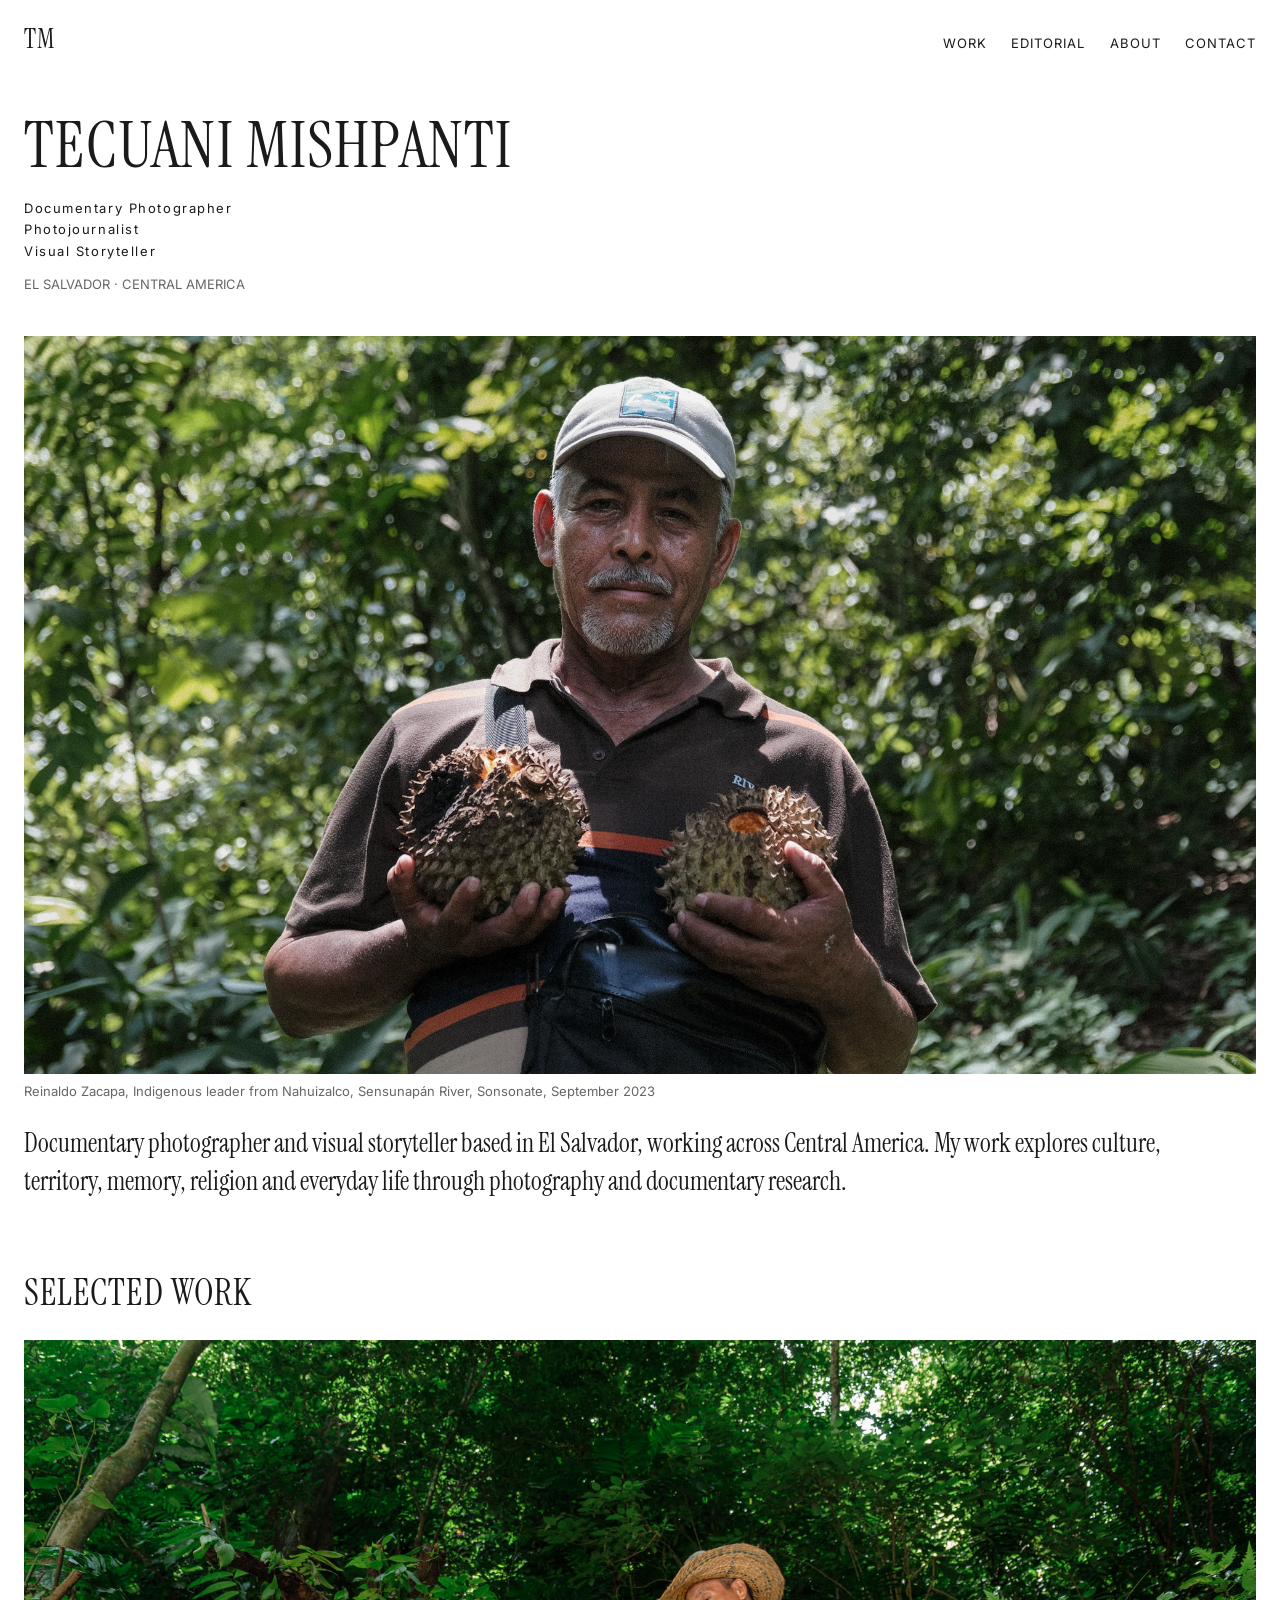
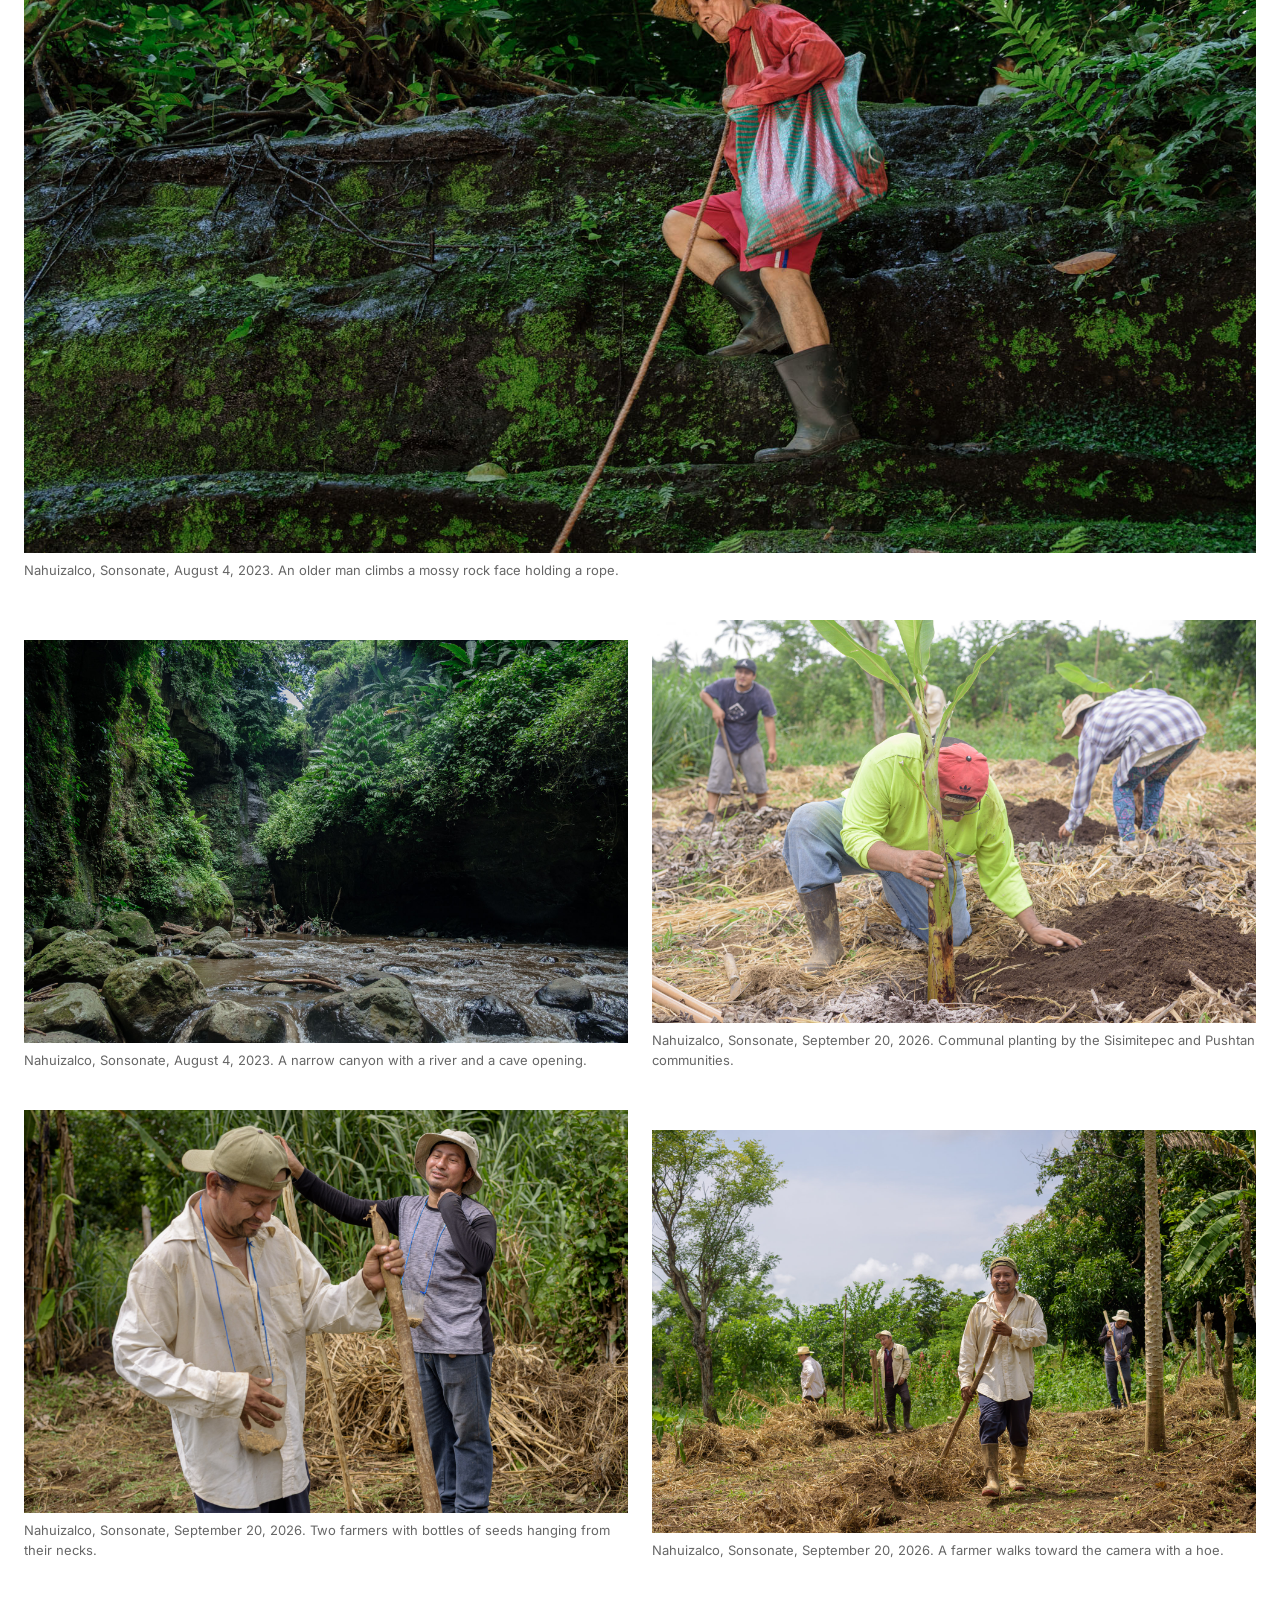
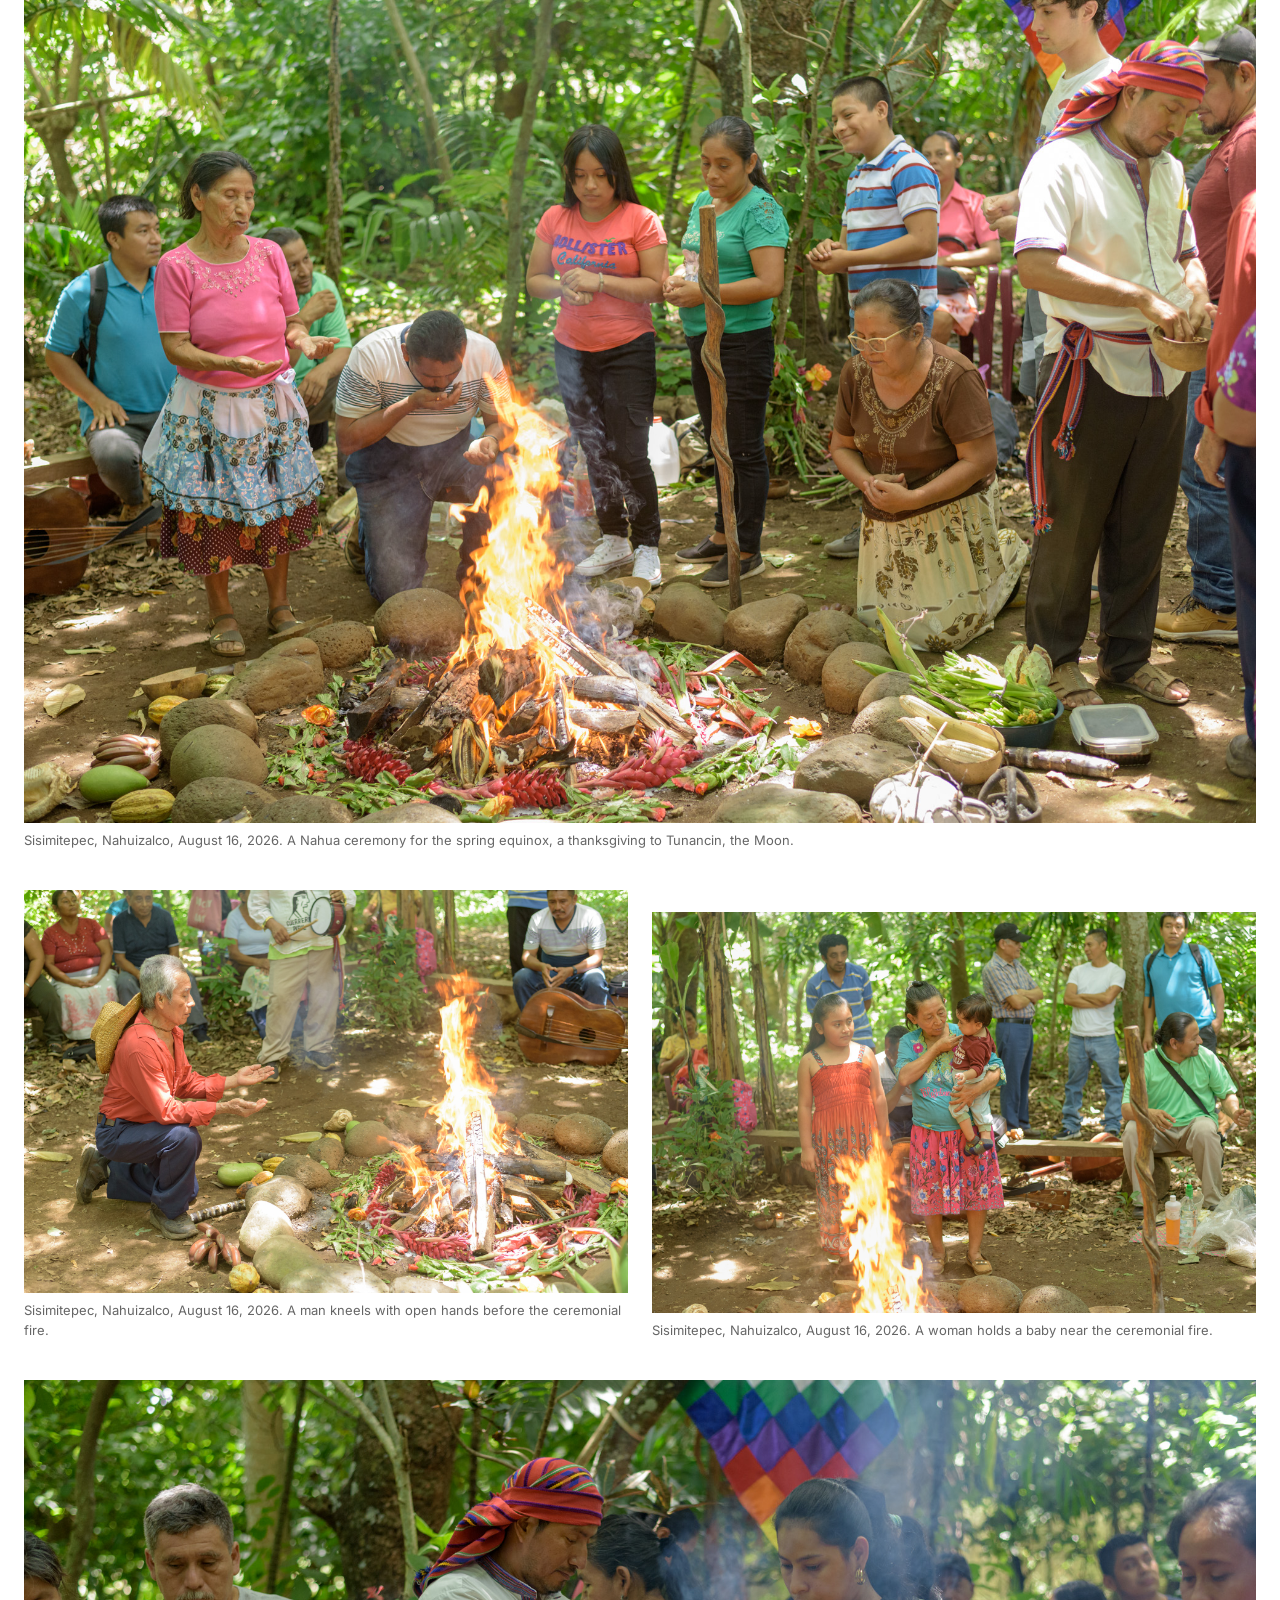
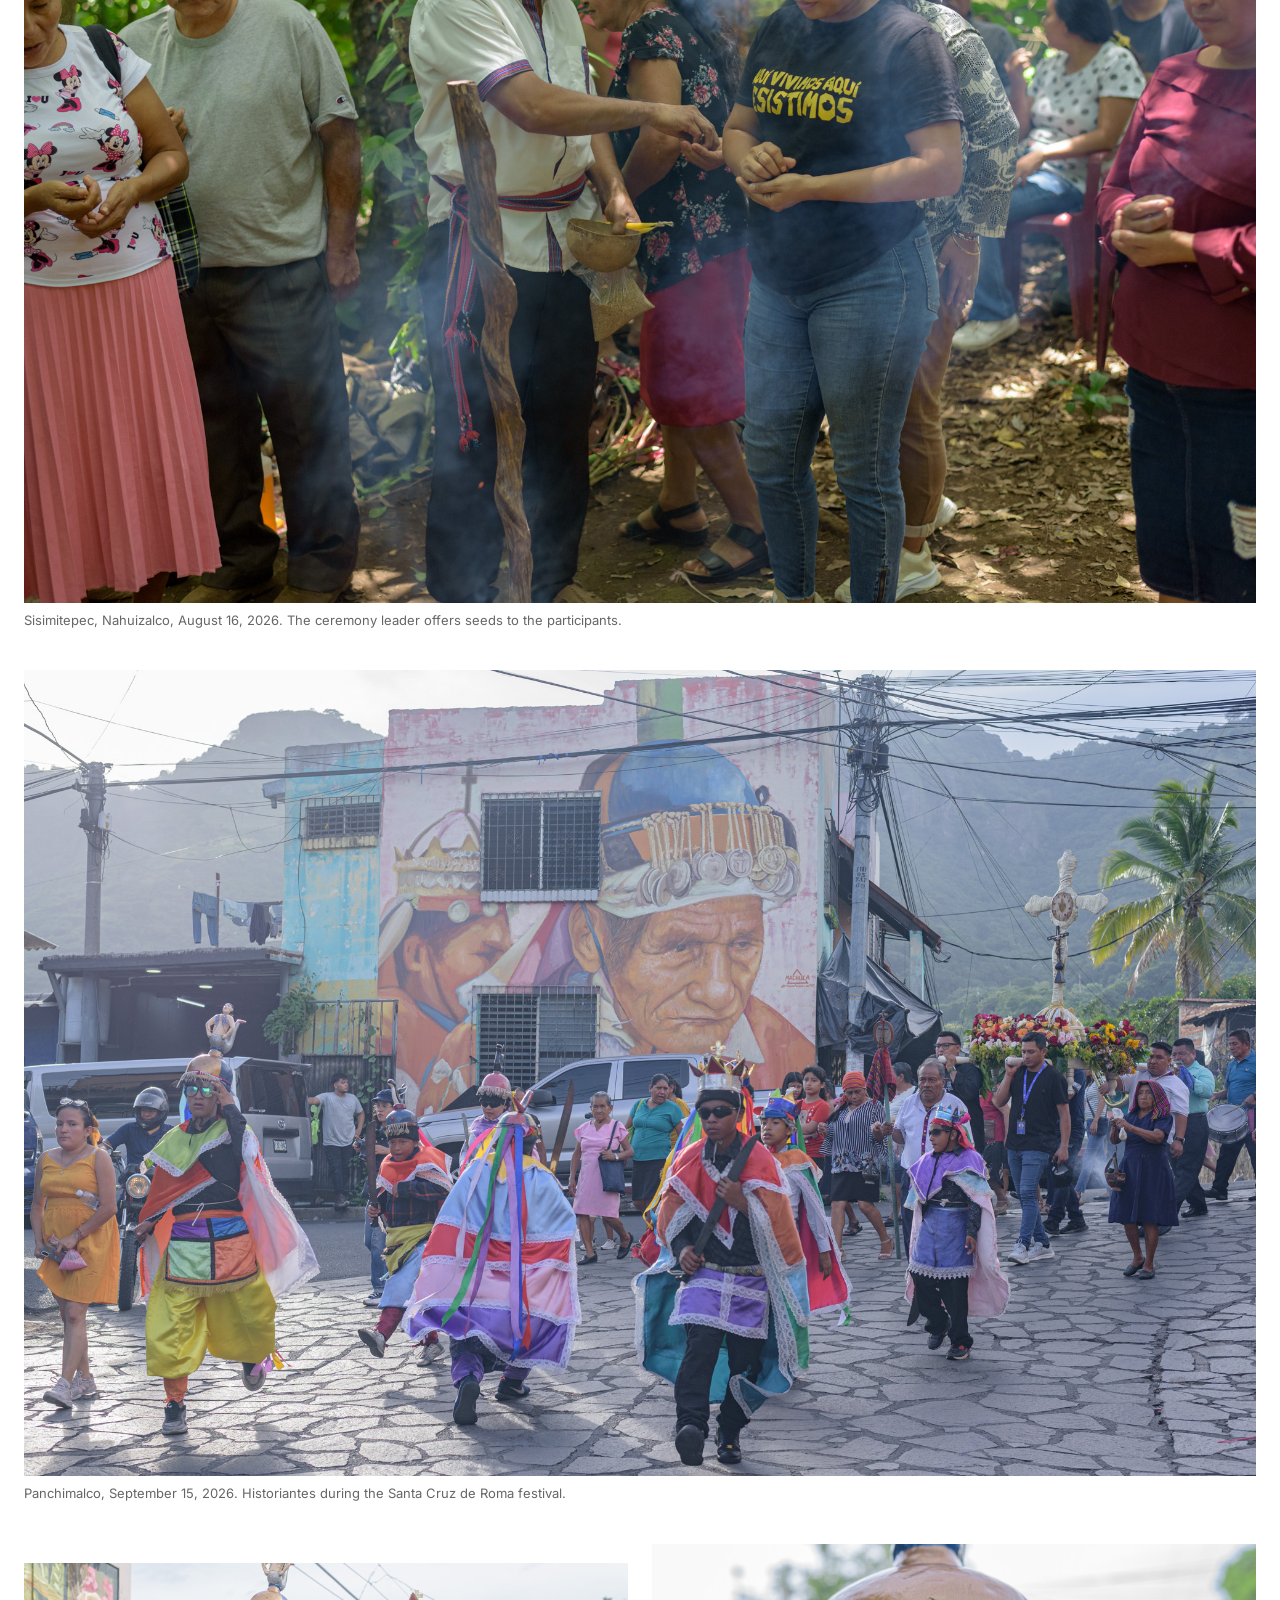
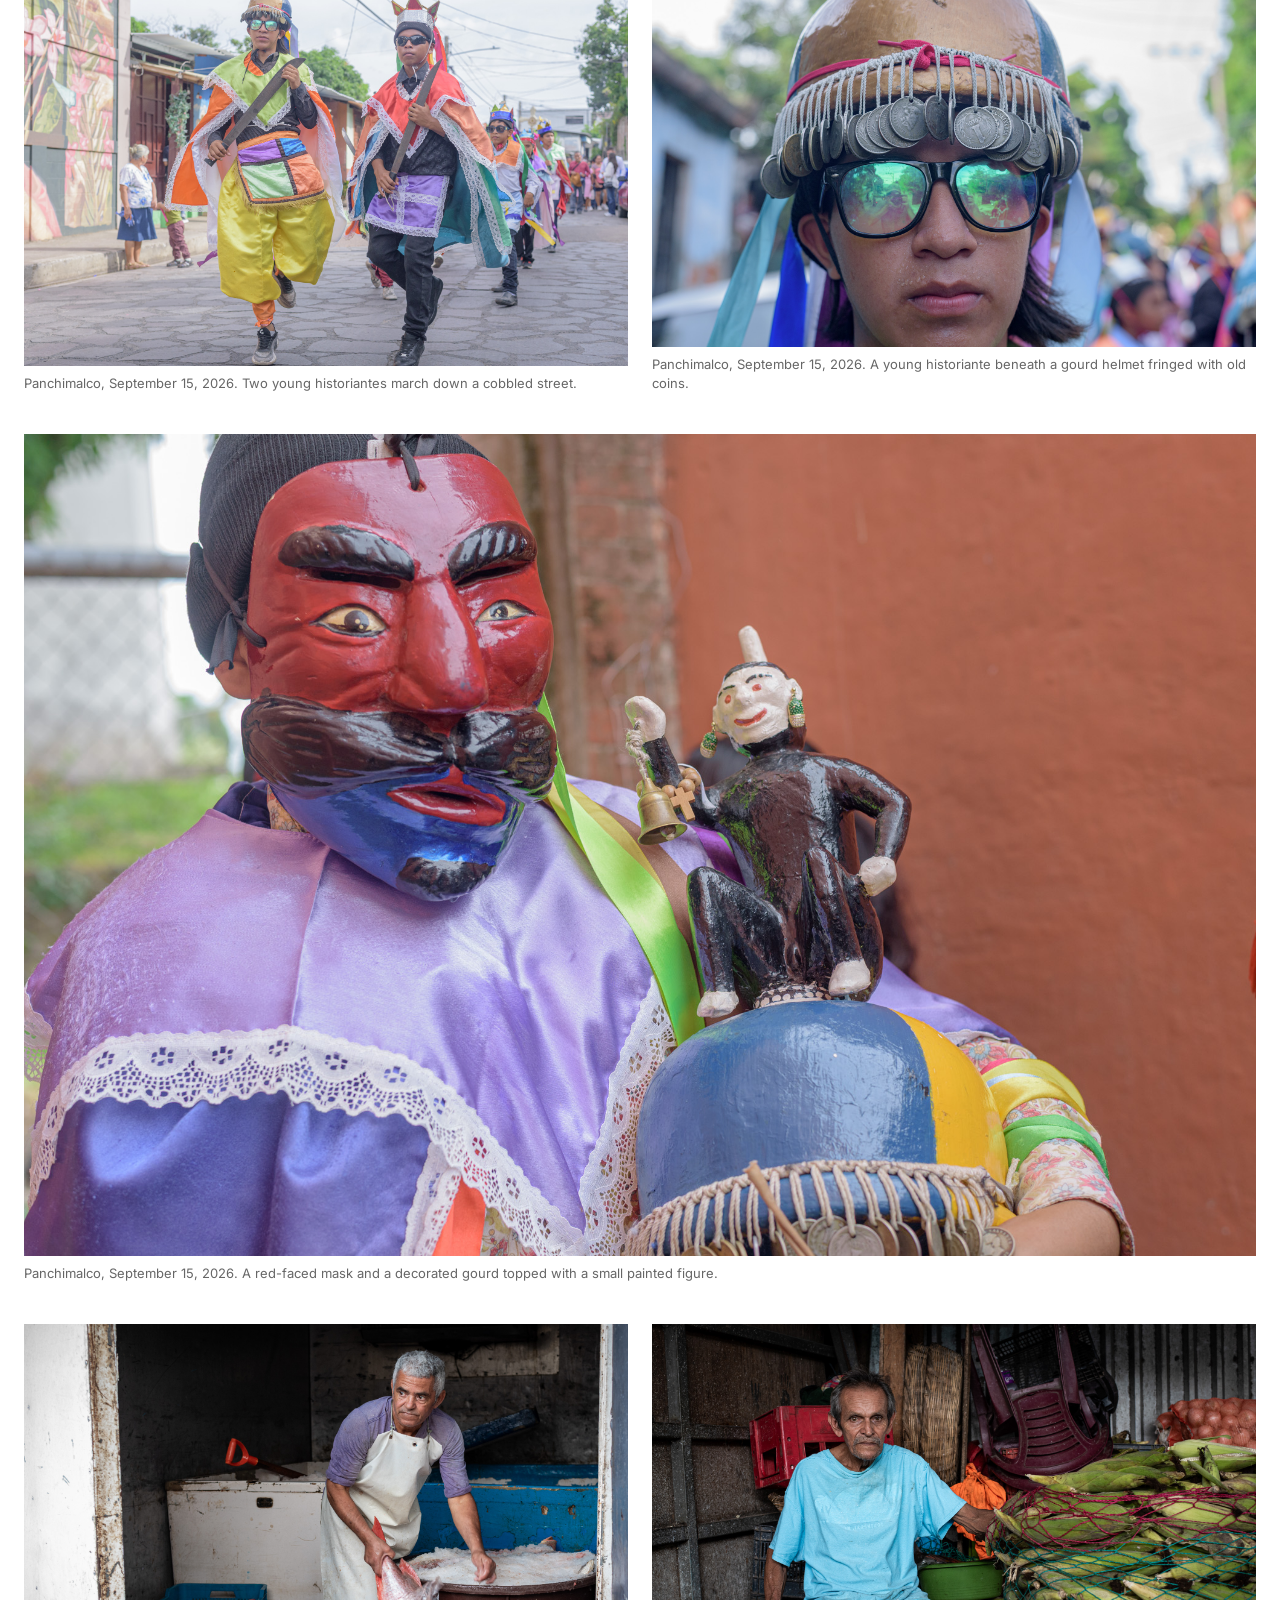
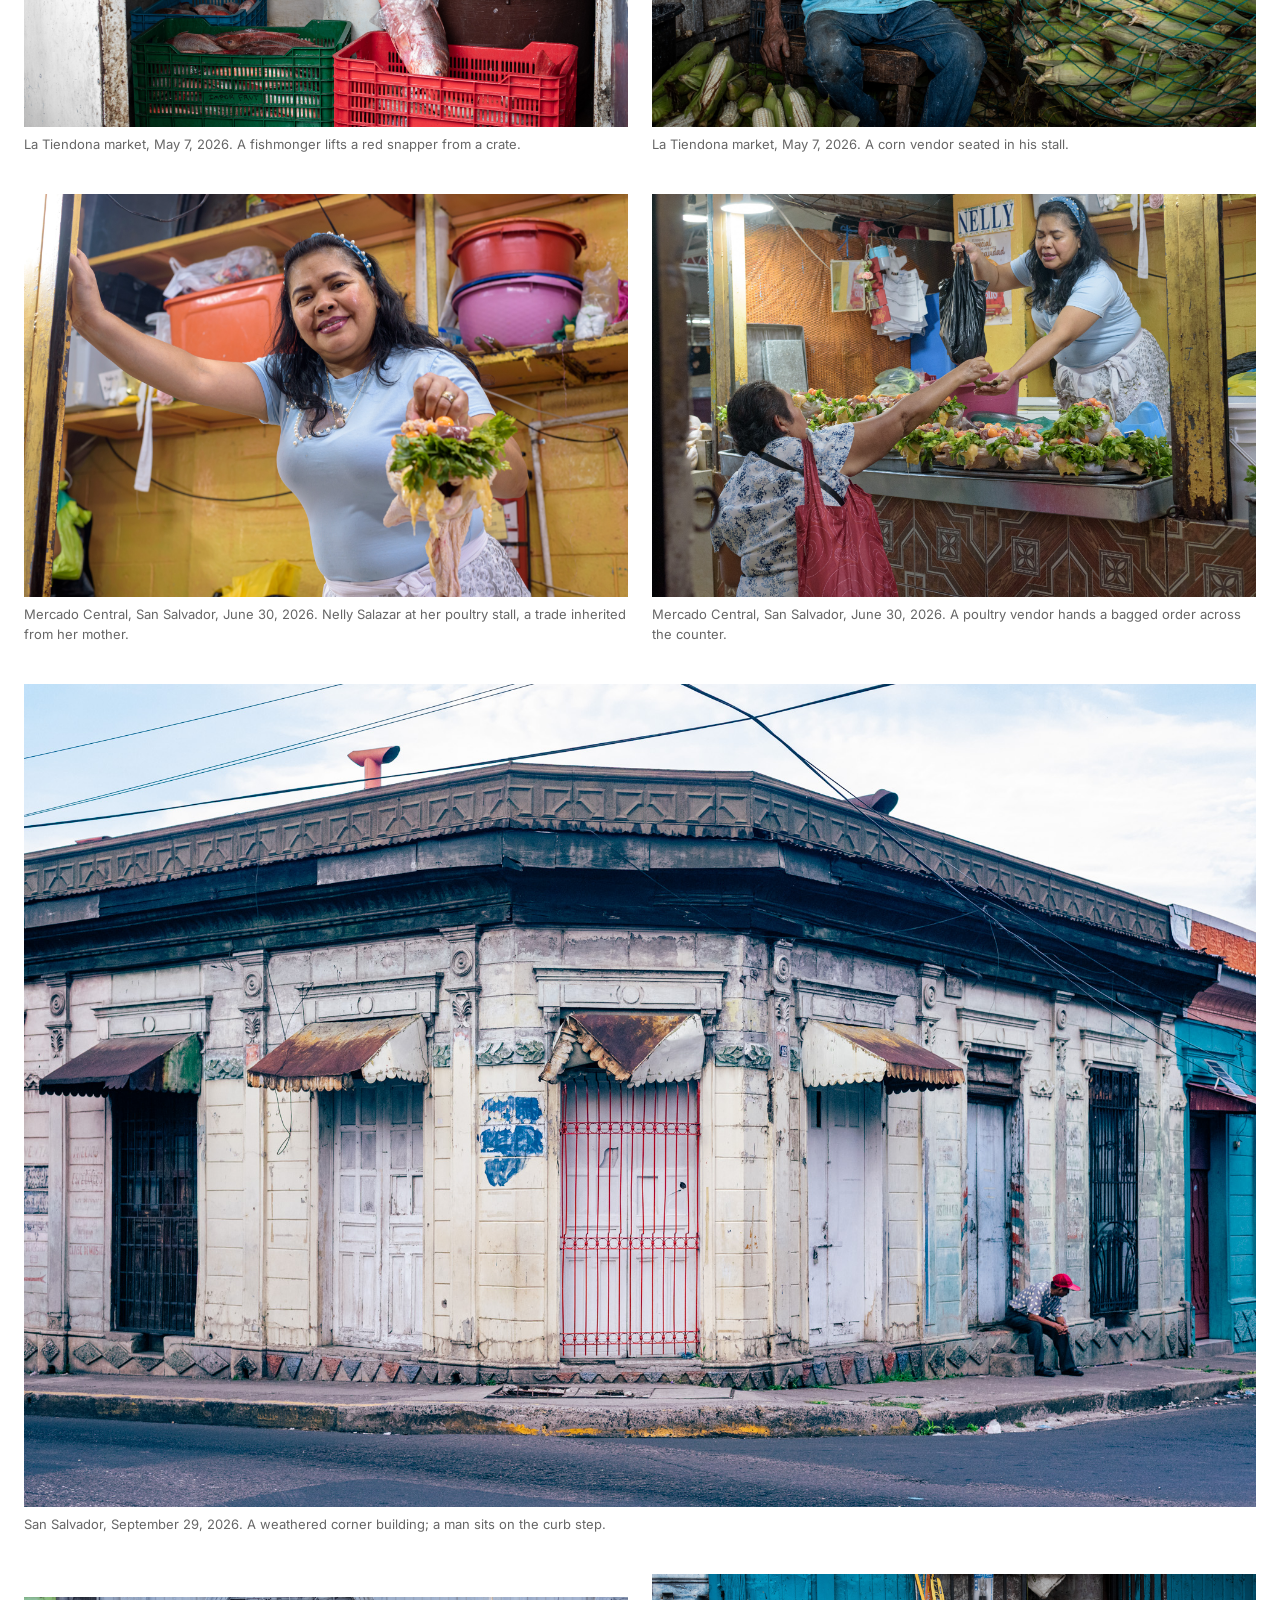
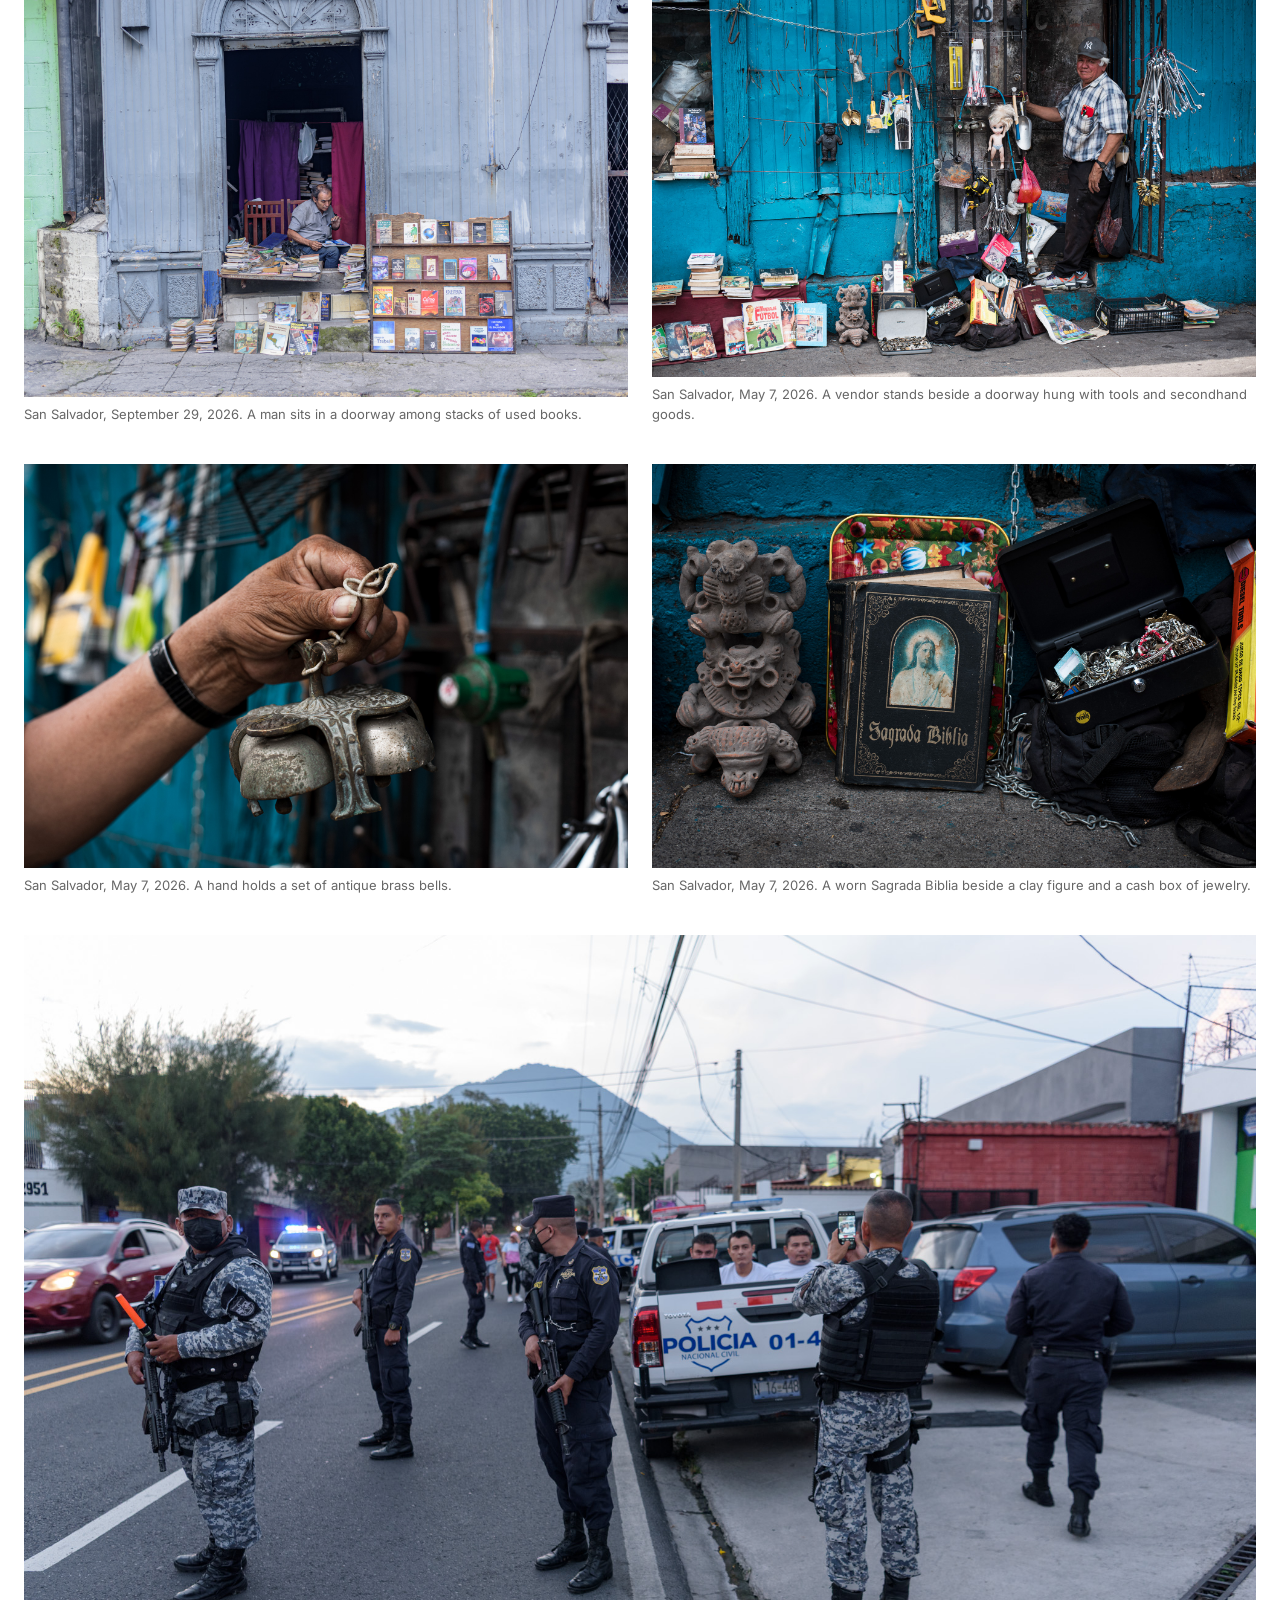
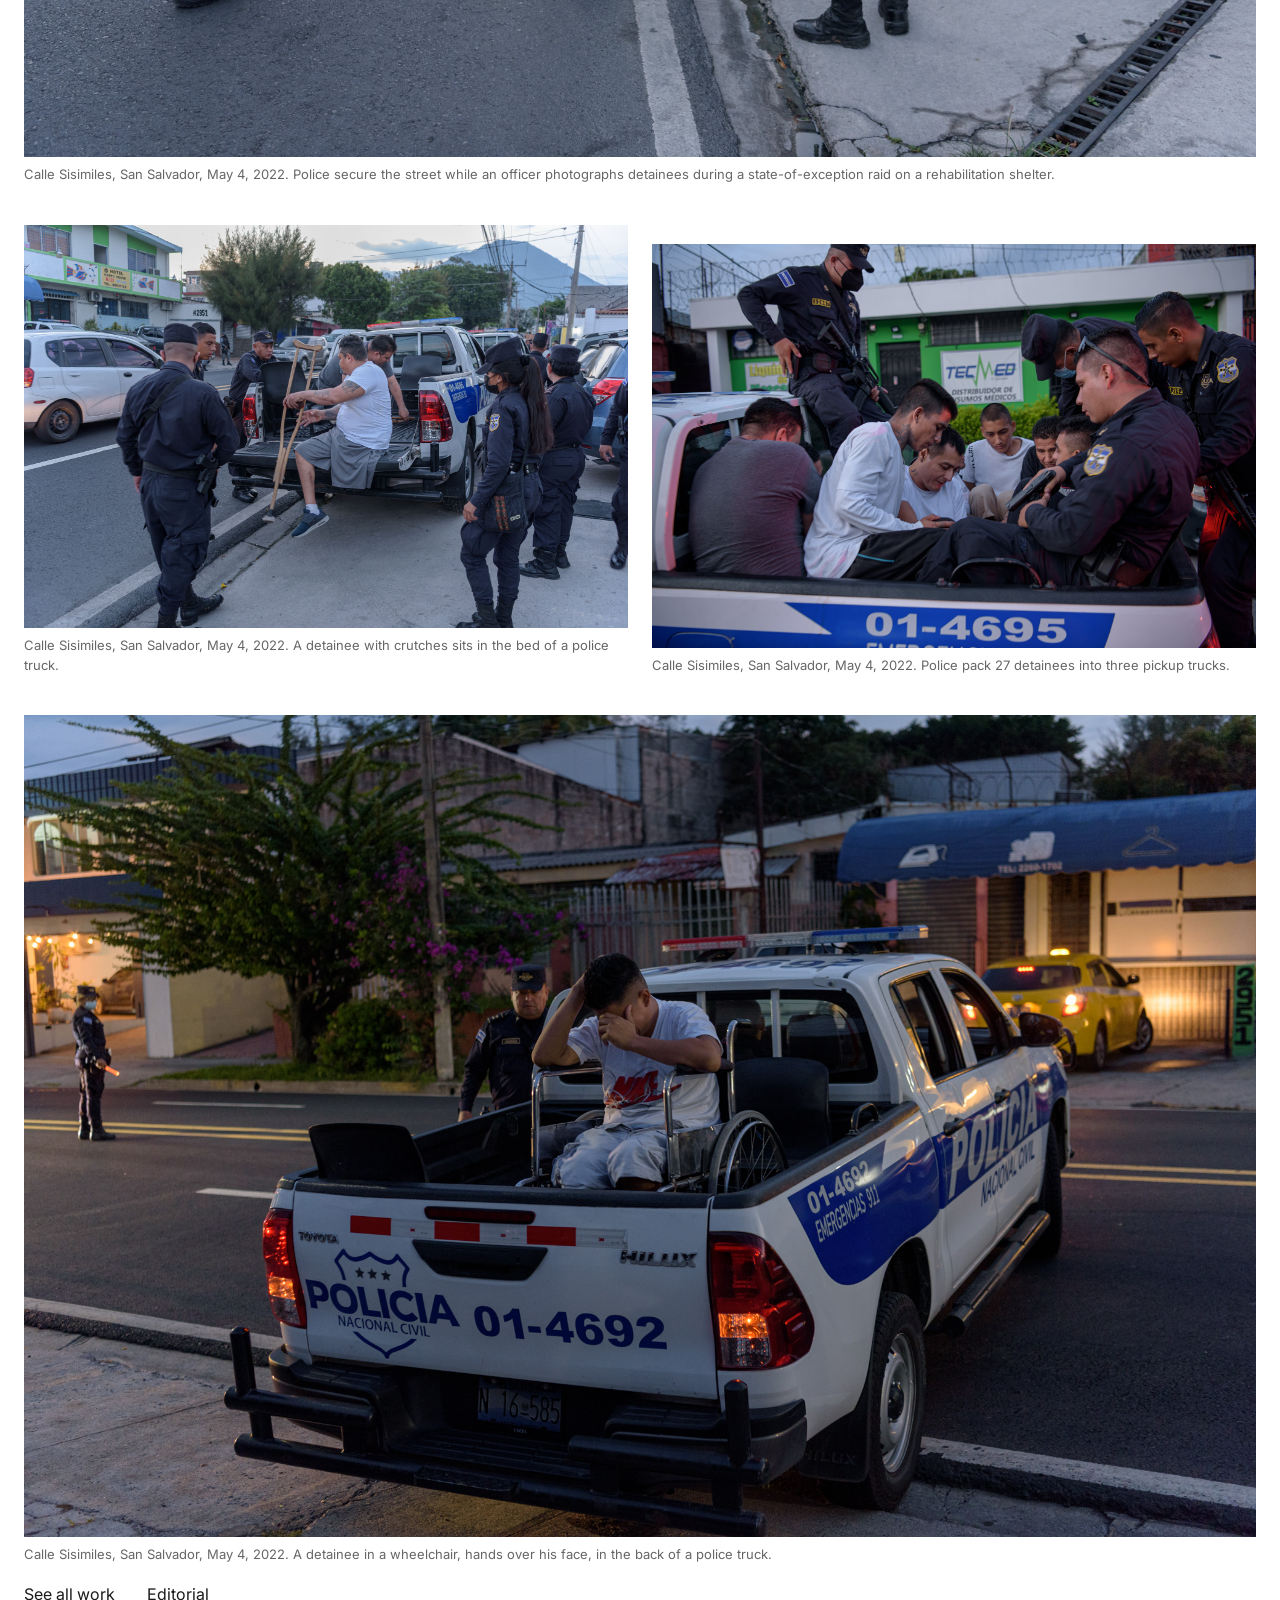
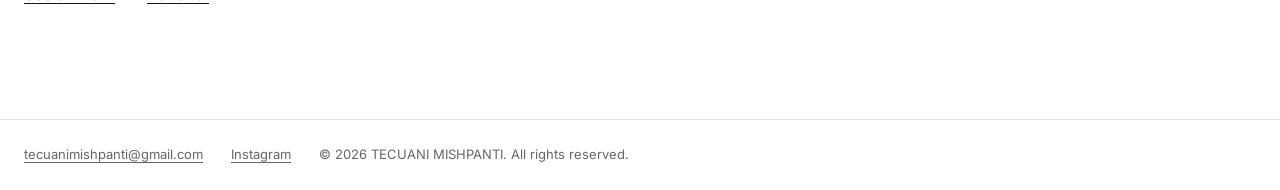
<file: index.html>
<!doctype html>
<html lang="en"><head><meta charset="utf-8"><meta name="viewport" content="width=device-width,initial-scale=1">
<title>Tecuani Mishpanti — Documentary Photographer & Photojournalist</title><meta name="description" content="Documentary photographer and photojournalist based in El Salvador, working across Central America.">
<meta property="og:title" content="Tecuani Mishpanti — Documentary Photographer & Photojournalist"><meta property="og:description" content="Documentary photographer and photojournalist based in El Salvador, working across Central America."><meta property="og:type" content="website">
<meta property="og:image" content="https://tecuanimishpanti.github.io/tecuaniphoto/images/home/hero-01.jpg">
<link rel="icon" href="favicon.svg" type="image/svg+xml">
<link rel="preconnect" href="https://fonts.googleapis.com"><link rel="preconnect" href="https://fonts.gstatic.com" crossorigin>
<!-- TIPOGRAFÍAS: para cambiarlas, edita esta línea y las variables --serif / --sans en css/style.css -->
<link rel="stylesheet" href="https://fonts.googleapis.com/css2?family=Instrument+Serif&family=Inter:wght@400;500&display=swap">
<link rel="stylesheet" href="style.css"></head>
<body data-page="home"><noscript>Please enable JavaScript. Contact: tecuanimishpanti@gmail.com</noscript>
<script src="config.js"></script><script src="main.js"></script></body></html>
</file>
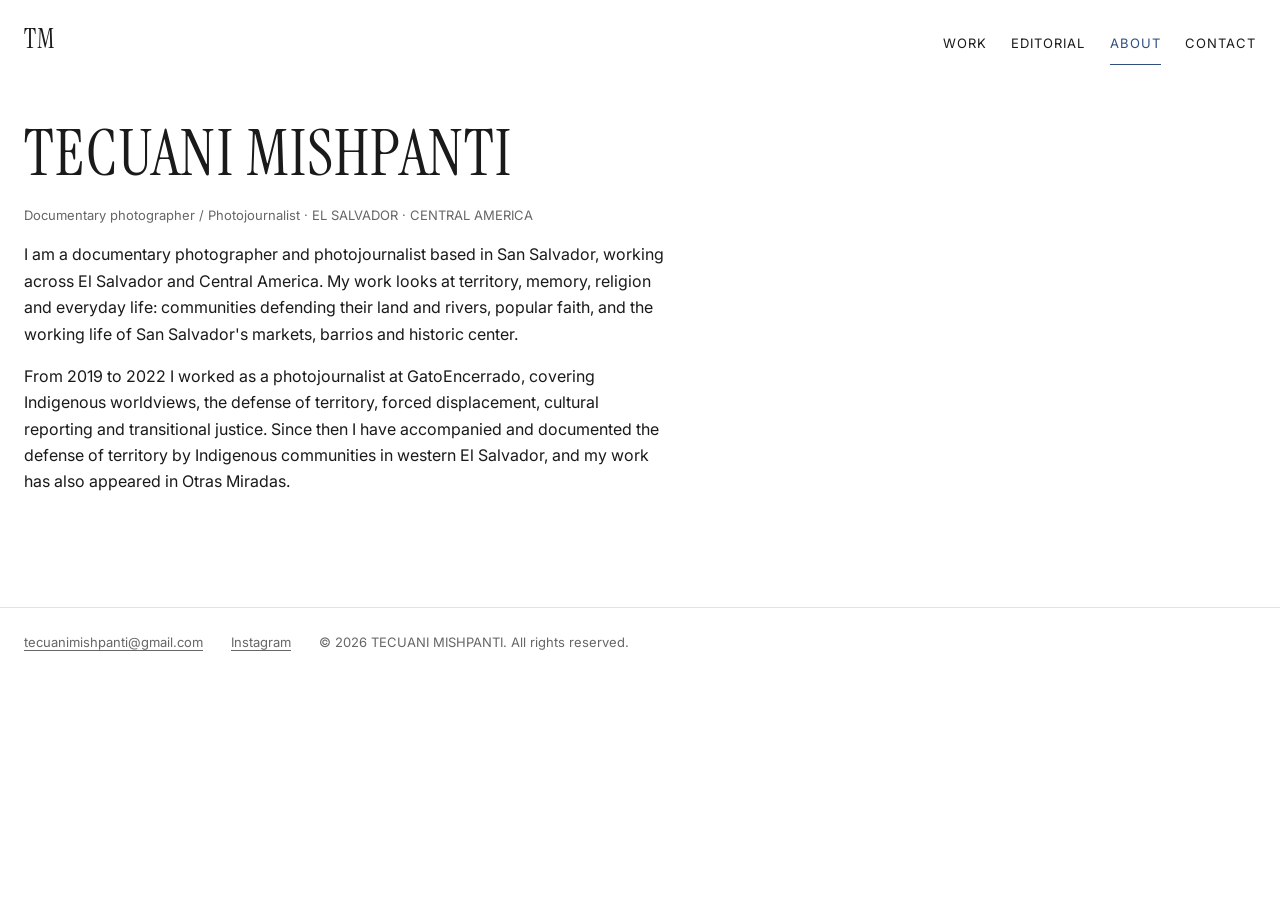
<file: about.html>
<!doctype html>
<html lang="en"><head><meta charset="utf-8"><meta name="viewport" content="width=device-width,initial-scale=1">
<title>About — Tecuani Mishpanti</title><meta name="description" content="Documentary photographer and photojournalist based in El Salvador, working across Central America.">
<meta property="og:title" content="About — Tecuani Mishpanti"><meta property="og:description" content="Documentary photographer and photojournalist based in El Salvador, working across Central America."><meta property="og:type" content="website">
<meta property="og:image" content="https://tecuanimishpanti.github.io/tecuaniphoto/images/home/hero-01.jpg">
<link rel="icon" href="favicon.svg" type="image/svg+xml">
<link rel="preconnect" href="https://fonts.googleapis.com"><link rel="preconnect" href="https://fonts.gstatic.com" crossorigin>
<!-- TIPOGRAFÍAS: para cambiarlas, edita esta línea y las variables --serif / --sans en css/style.css -->
<link rel="stylesheet" href="https://fonts.googleapis.com/css2?family=Instrument+Serif&family=Inter:wght@400;500&display=swap">
<link rel="stylesheet" href="style.css"></head>
<body data-page="about"><noscript>Please enable JavaScript. Contact: tecuanimishpanti@gmail.com</noscript>
<script src="config.js"></script><script src="main.js"></script></body></html>
</file>
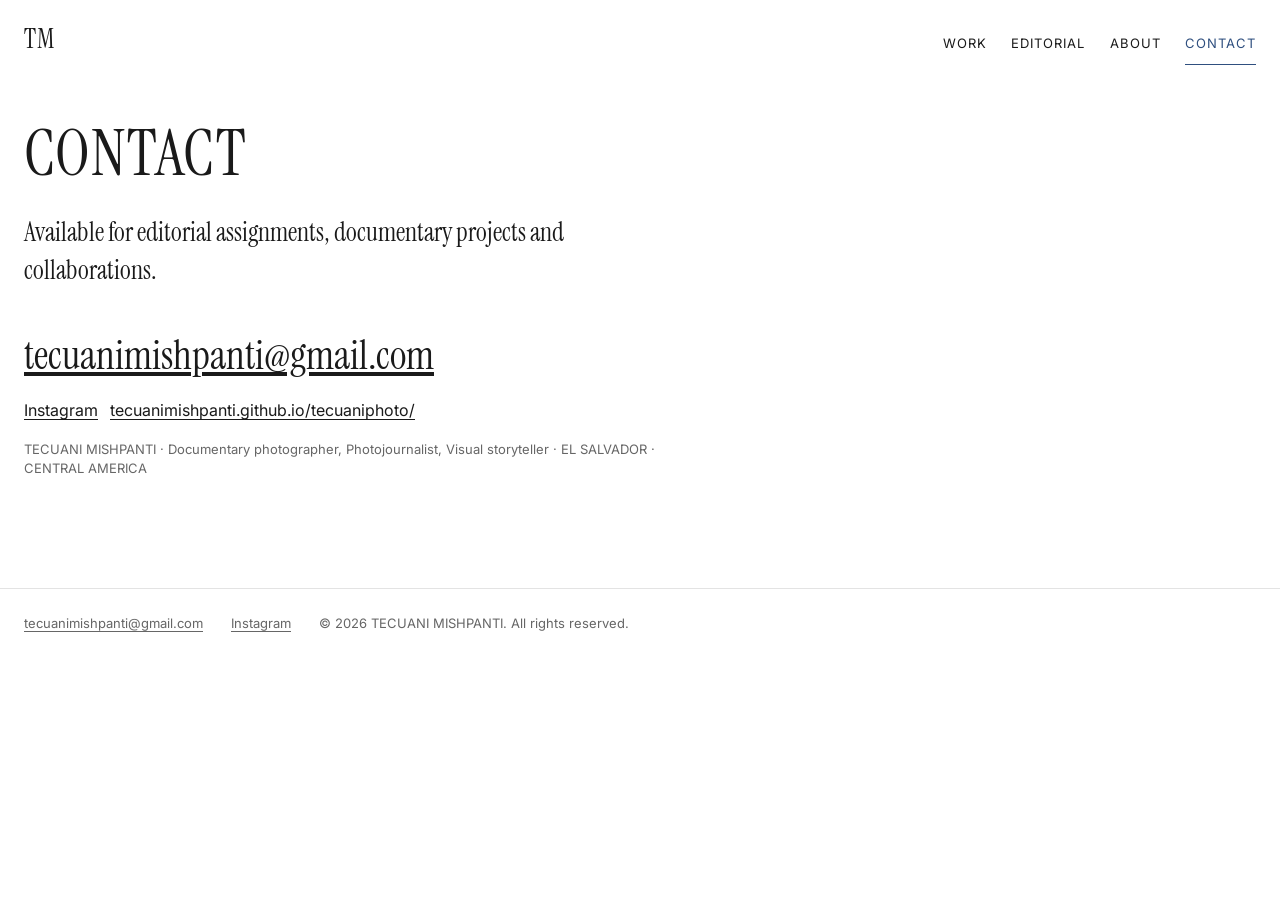
<file: contact.html>
<!doctype html>
<html lang="en"><head><meta charset="utf-8"><meta name="viewport" content="width=device-width,initial-scale=1">
<title>Contact — Tecuani Mishpanti</title><meta name="description" content="Available for editorial assignments, documentary projects and collaborations.">
<meta property="og:title" content="Contact — Tecuani Mishpanti"><meta property="og:description" content="Available for editorial assignments, documentary projects and collaborations."><meta property="og:type" content="website">
<meta property="og:image" content="https://tecuanimishpanti.github.io/tecuaniphoto/images/home/hero-01.jpg">
<link rel="icon" href="favicon.svg" type="image/svg+xml">
<link rel="preconnect" href="https://fonts.googleapis.com"><link rel="preconnect" href="https://fonts.gstatic.com" crossorigin>
<!-- TIPOGRAFÍAS: para cambiarlas, edita esta línea y las variables --serif / --sans en css/style.css -->
<link rel="stylesheet" href="https://fonts.googleapis.com/css2?family=Instrument+Serif&family=Inter:wght@400;500&display=swap">
<link rel="stylesheet" href="style.css"></head>
<body data-page="contact"><noscript>Please enable JavaScript. Contact: tecuanimishpanti@gmail.com</noscript>
<script src="config.js"></script><script src="main.js"></script></body></html>
</file>
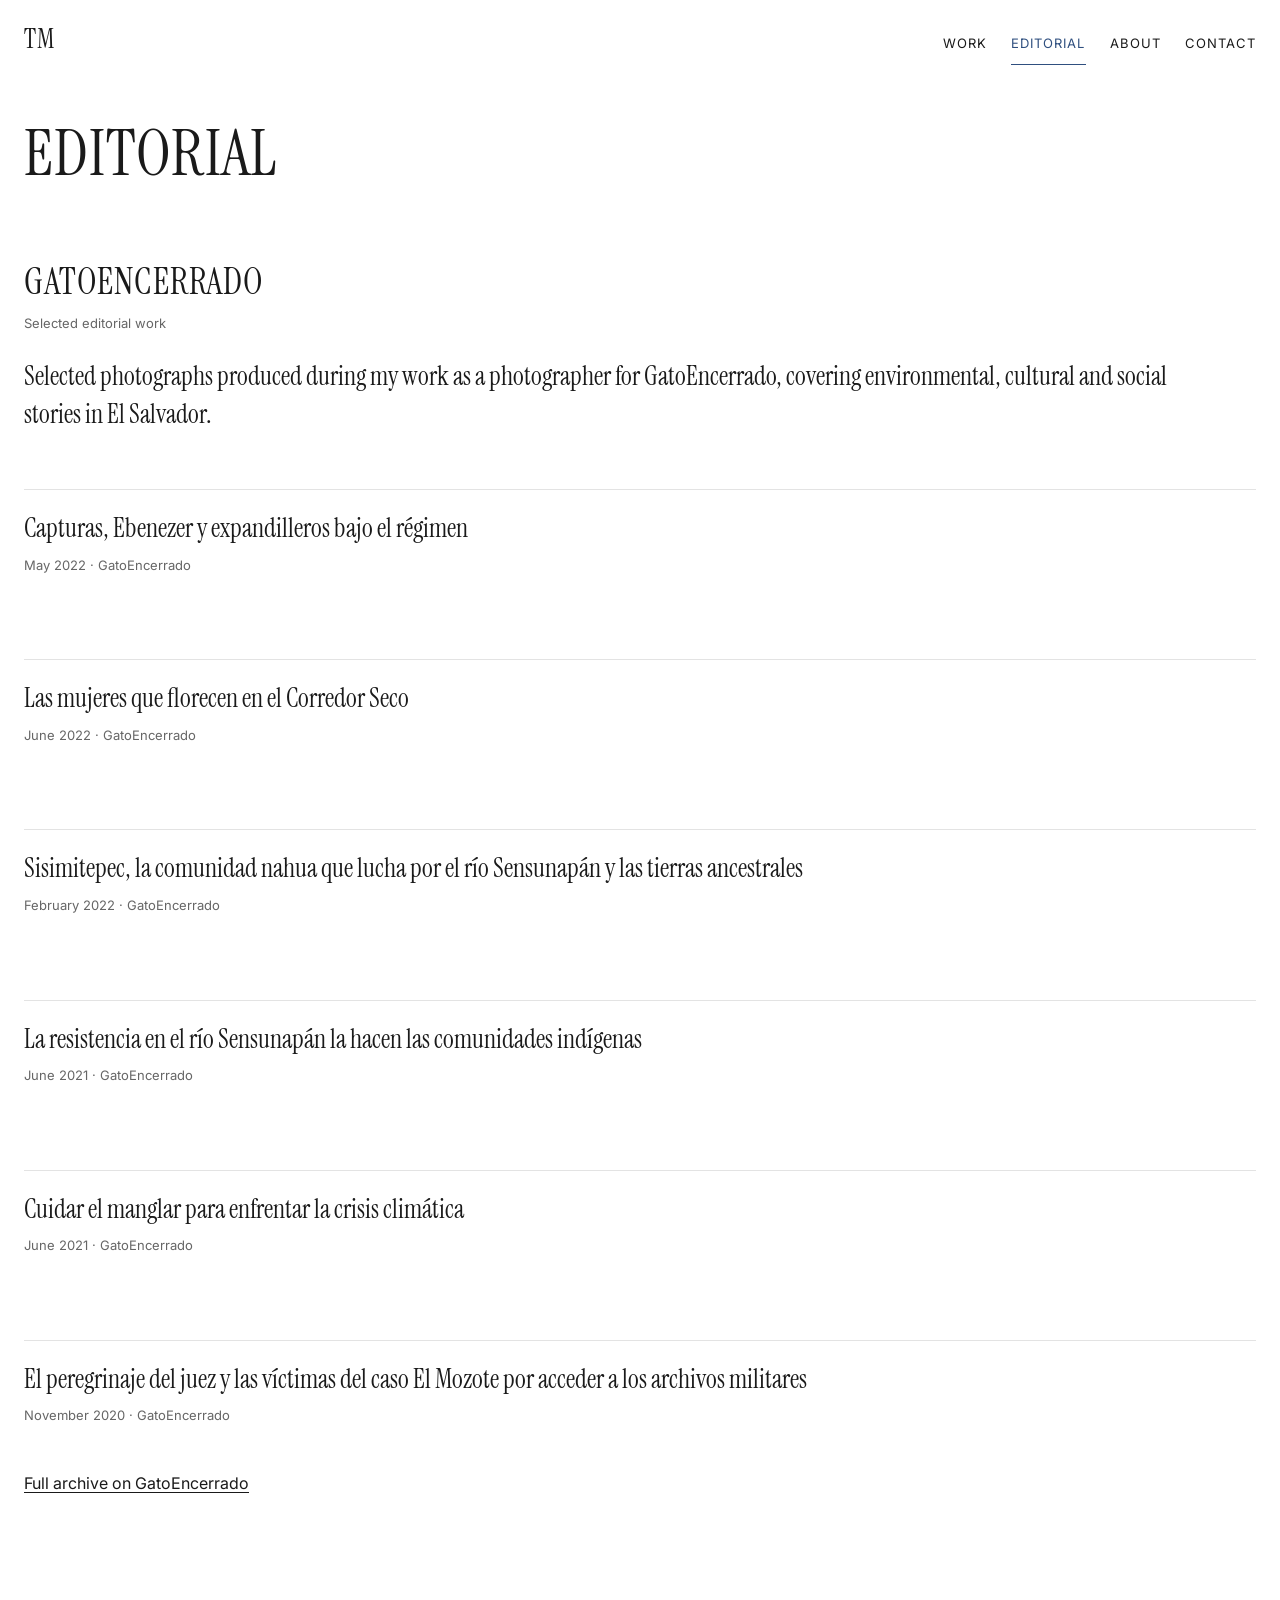
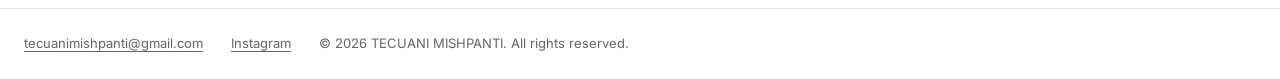
<file: editorial.html>
<!doctype html>
<html lang="en"><head><meta charset="utf-8"><meta name="viewport" content="width=device-width,initial-scale=1">
<title>Editorial — Tecuani Mishpanti</title><meta name="description" content="Editorial photography produced for GatoEncerrado and other publications.">
<meta property="og:title" content="Editorial — Tecuani Mishpanti"><meta property="og:description" content="Editorial photography produced for GatoEncerrado and other publications."><meta property="og:type" content="website">
<meta property="og:image" content="https://tecuanimishpanti.github.io/tecuaniphoto/images/home/hero-01.jpg">
<link rel="icon" href="favicon.svg" type="image/svg+xml">
<link rel="preconnect" href="https://fonts.googleapis.com"><link rel="preconnect" href="https://fonts.gstatic.com" crossorigin>
<!-- TIPOGRAFÍAS: para cambiarlas, edita esta línea y las variables --serif / --sans en css/style.css -->
<link rel="stylesheet" href="https://fonts.googleapis.com/css2?family=Instrument+Serif&family=Inter:wght@400;500&display=swap">
<link rel="stylesheet" href="style.css"></head>
<body data-page="editorial"><noscript>Please enable JavaScript. Contact: tecuanimishpanti@gmail.com</noscript>
<script src="config.js"></script><script src="main.js"></script></body></html>
</file>
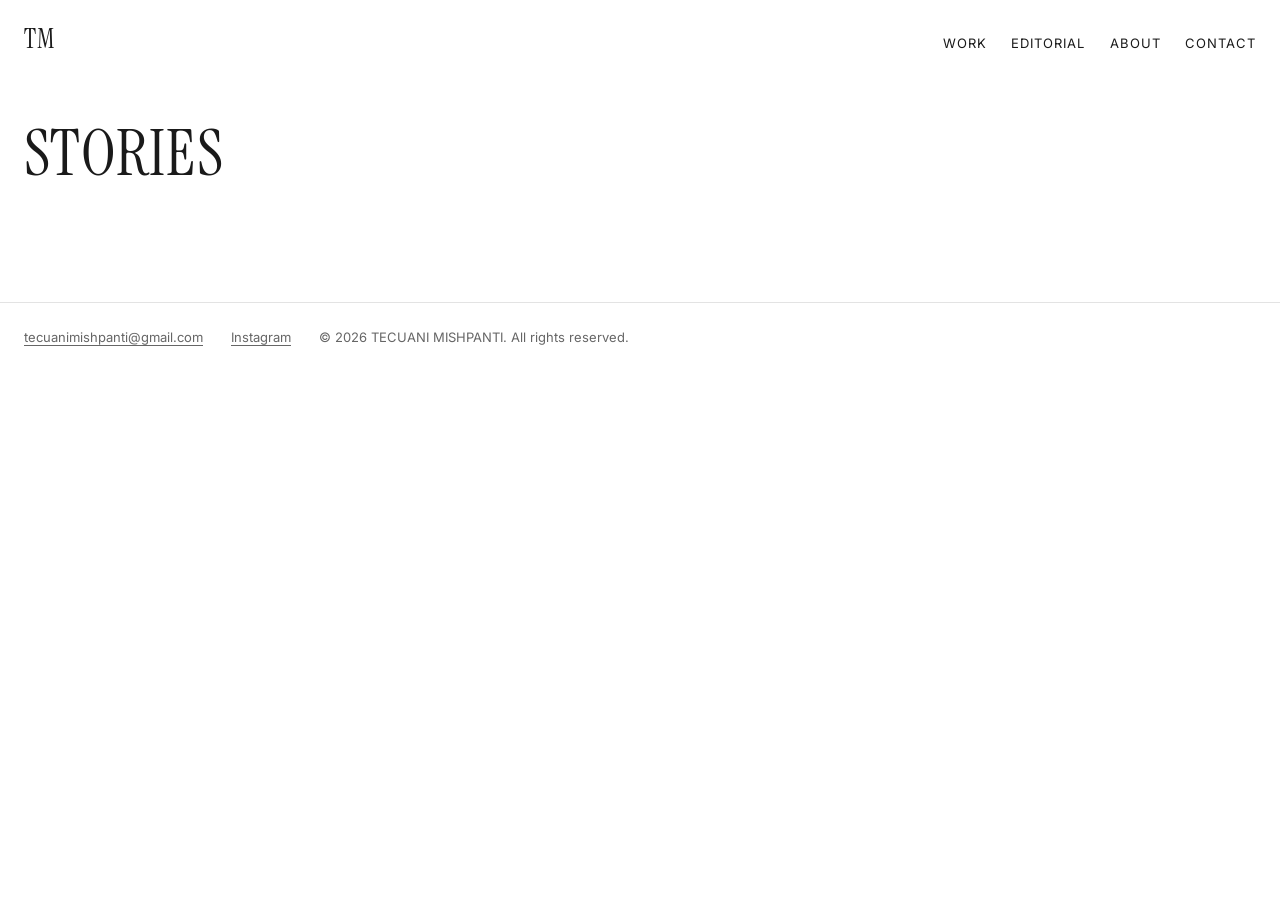
<file: stories.html>
<!doctype html>
<html lang="en"><head><meta charset="utf-8"><meta name="viewport" content="width=device-width,initial-scale=1">
<title>Stories — Tecuani Mishpanti</title><meta name="description" content="Documentary stories on territory, memory, religion and everyday life in El Salvador.">
<meta property="og:title" content="Stories — Tecuani Mishpanti"><meta property="og:description" content="Documentary stories on territory, memory, religion and everyday life in El Salvador."><meta property="og:type" content="website">
<meta property="og:image" content="https://tecuanimishpanti.github.io/tecuaniphoto/images/home/hero-01.jpg">
<link rel="icon" href="favicon.svg" type="image/svg+xml">
<link rel="preconnect" href="https://fonts.googleapis.com"><link rel="preconnect" href="https://fonts.gstatic.com" crossorigin>
<!-- TIPOGRAFÍAS: para cambiarlas, edita esta línea y las variables --serif / --sans en css/style.css -->
<link rel="stylesheet" href="https://fonts.googleapis.com/css2?family=Instrument+Serif&family=Inter:wght@400;500&display=swap">
<link rel="stylesheet" href="style.css"></head>
<body data-page="stories"><noscript>Please enable JavaScript. Contact: tecuanimishpanti@gmail.com</noscript>
<script src="config.js"></script><script src="main.js"></script></body></html>
</file>
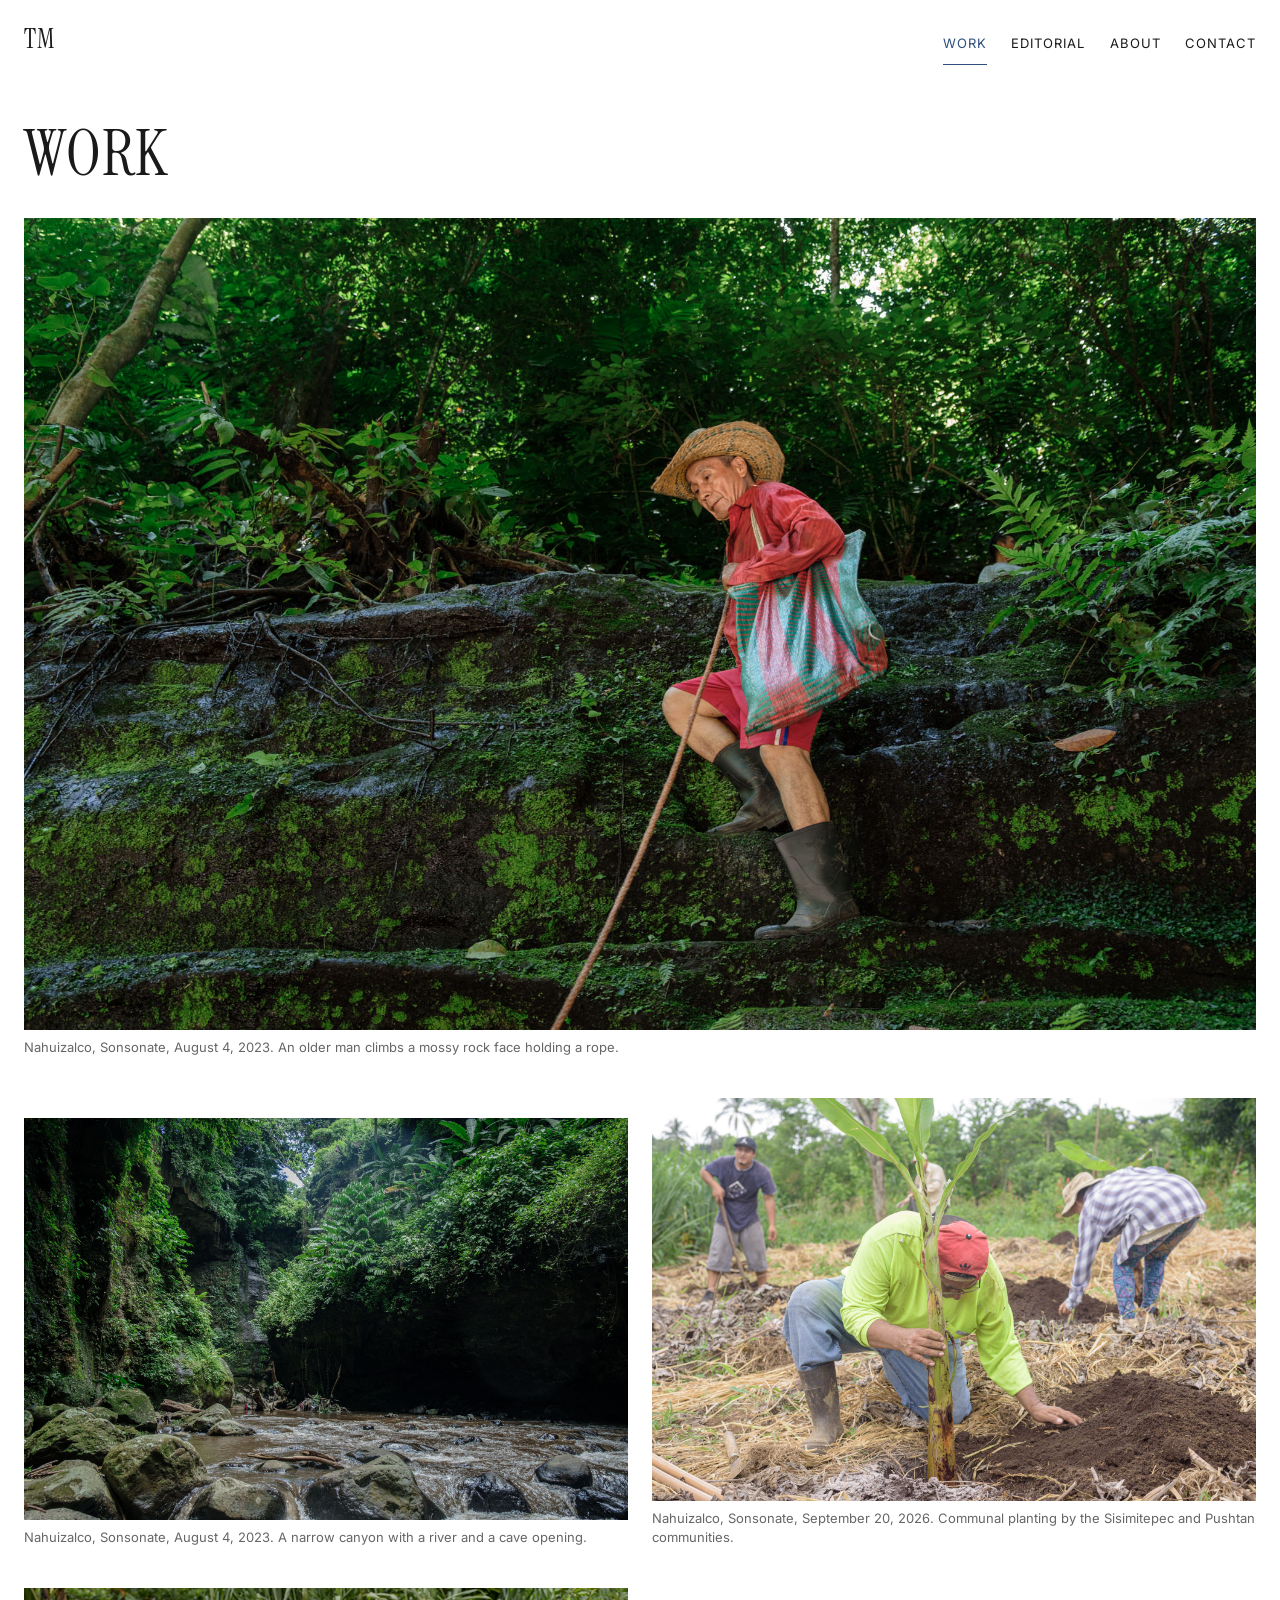
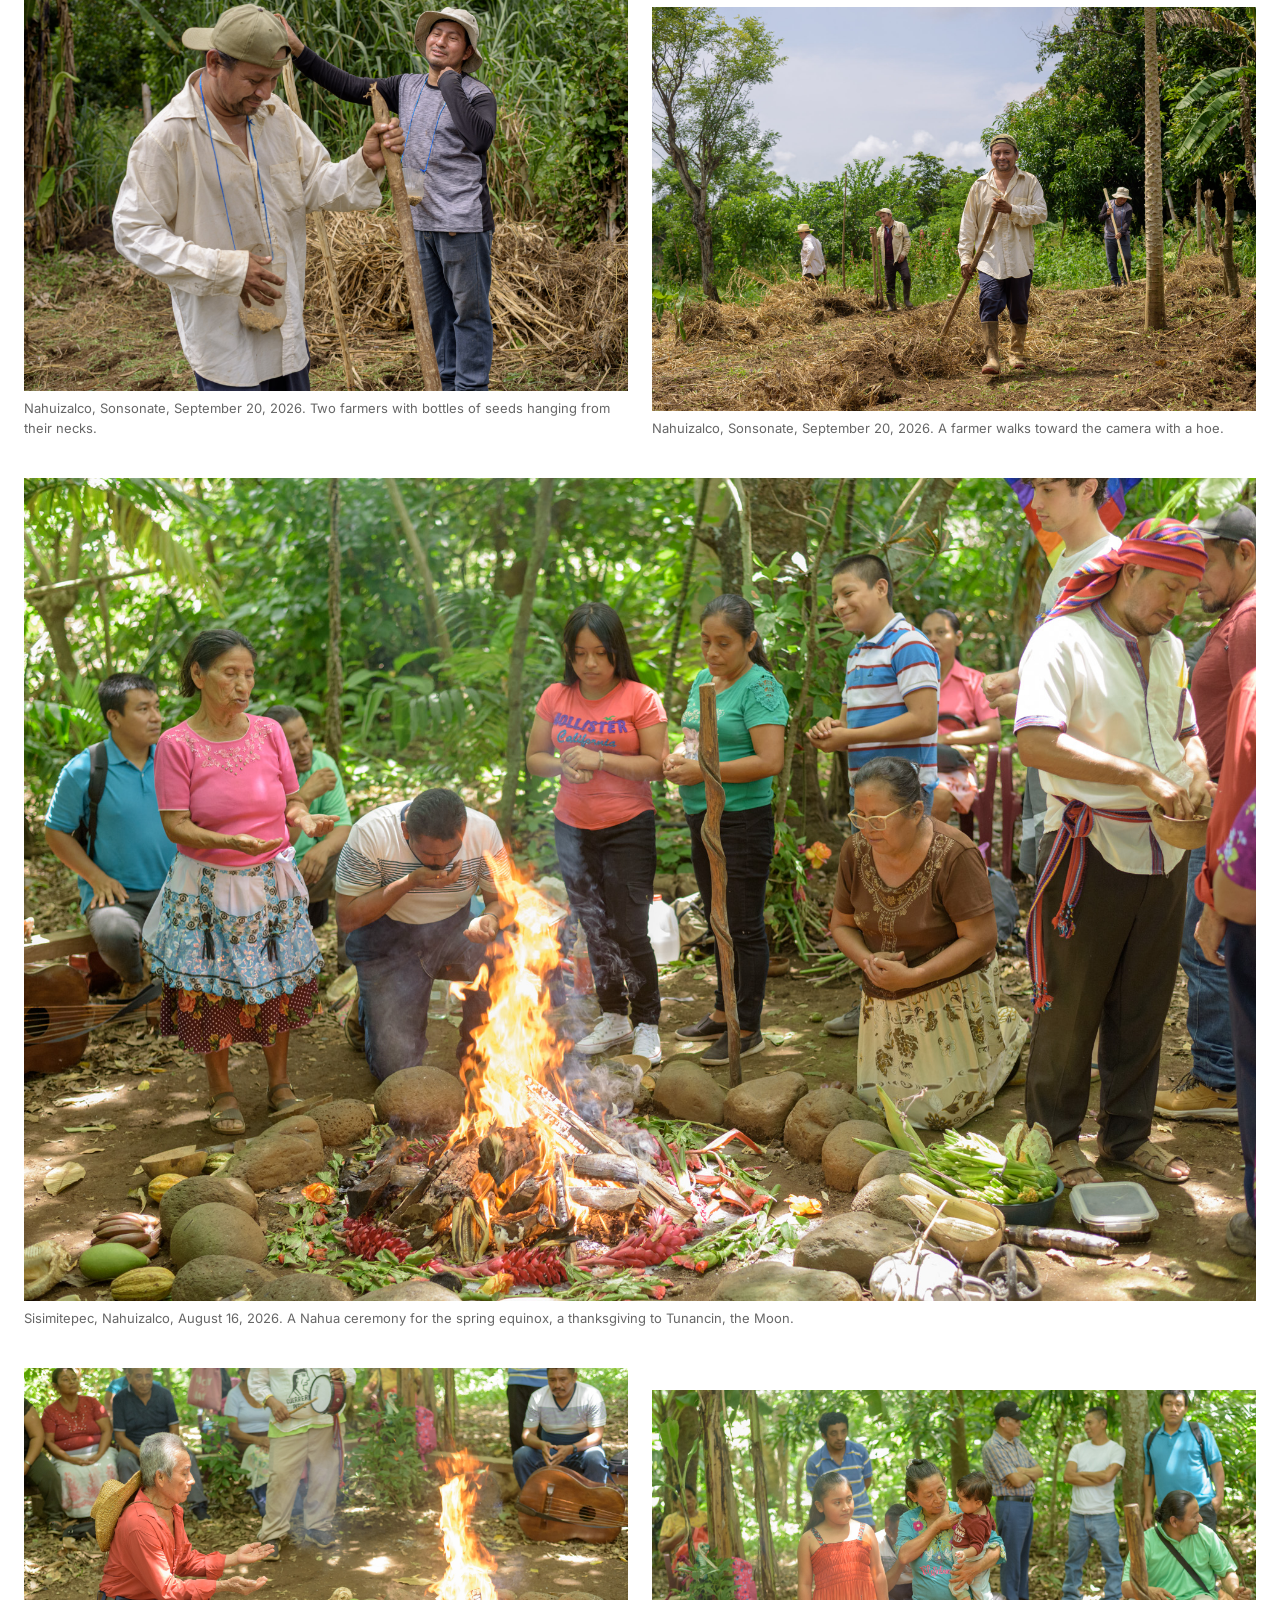
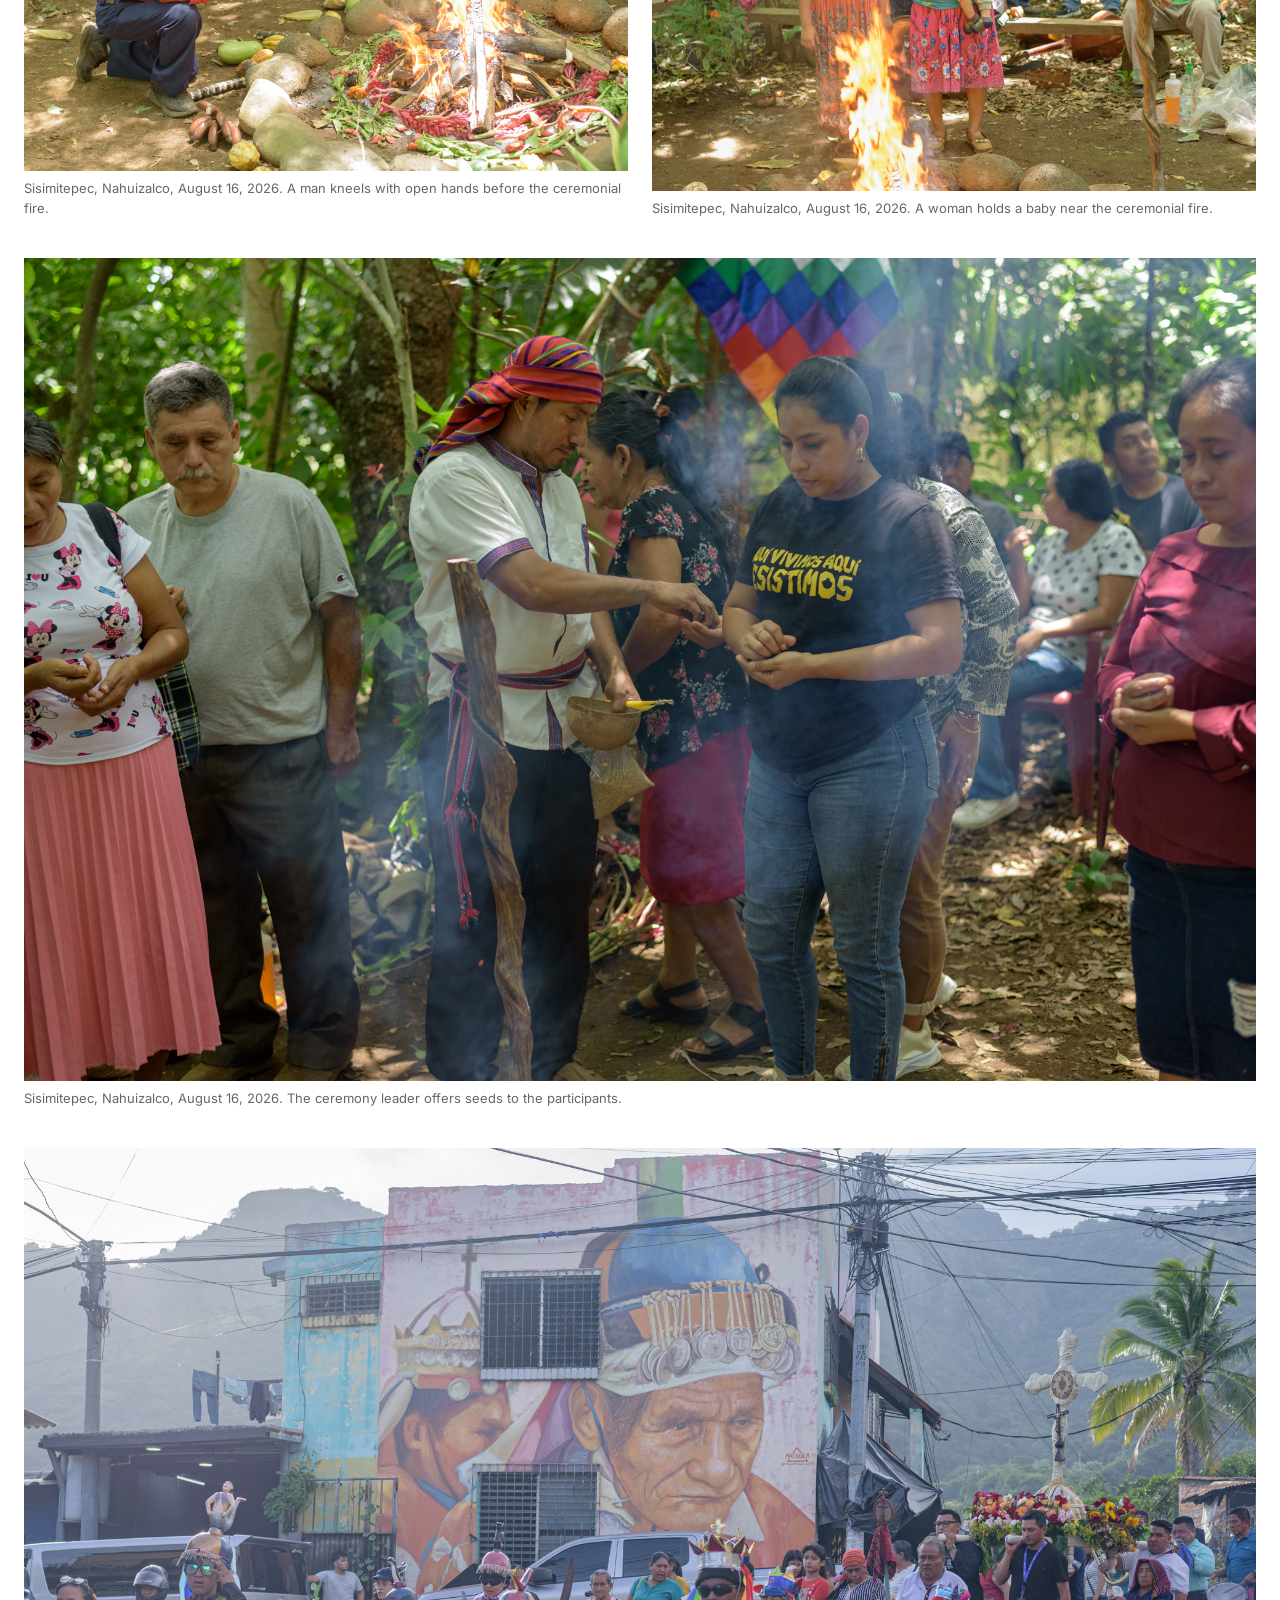
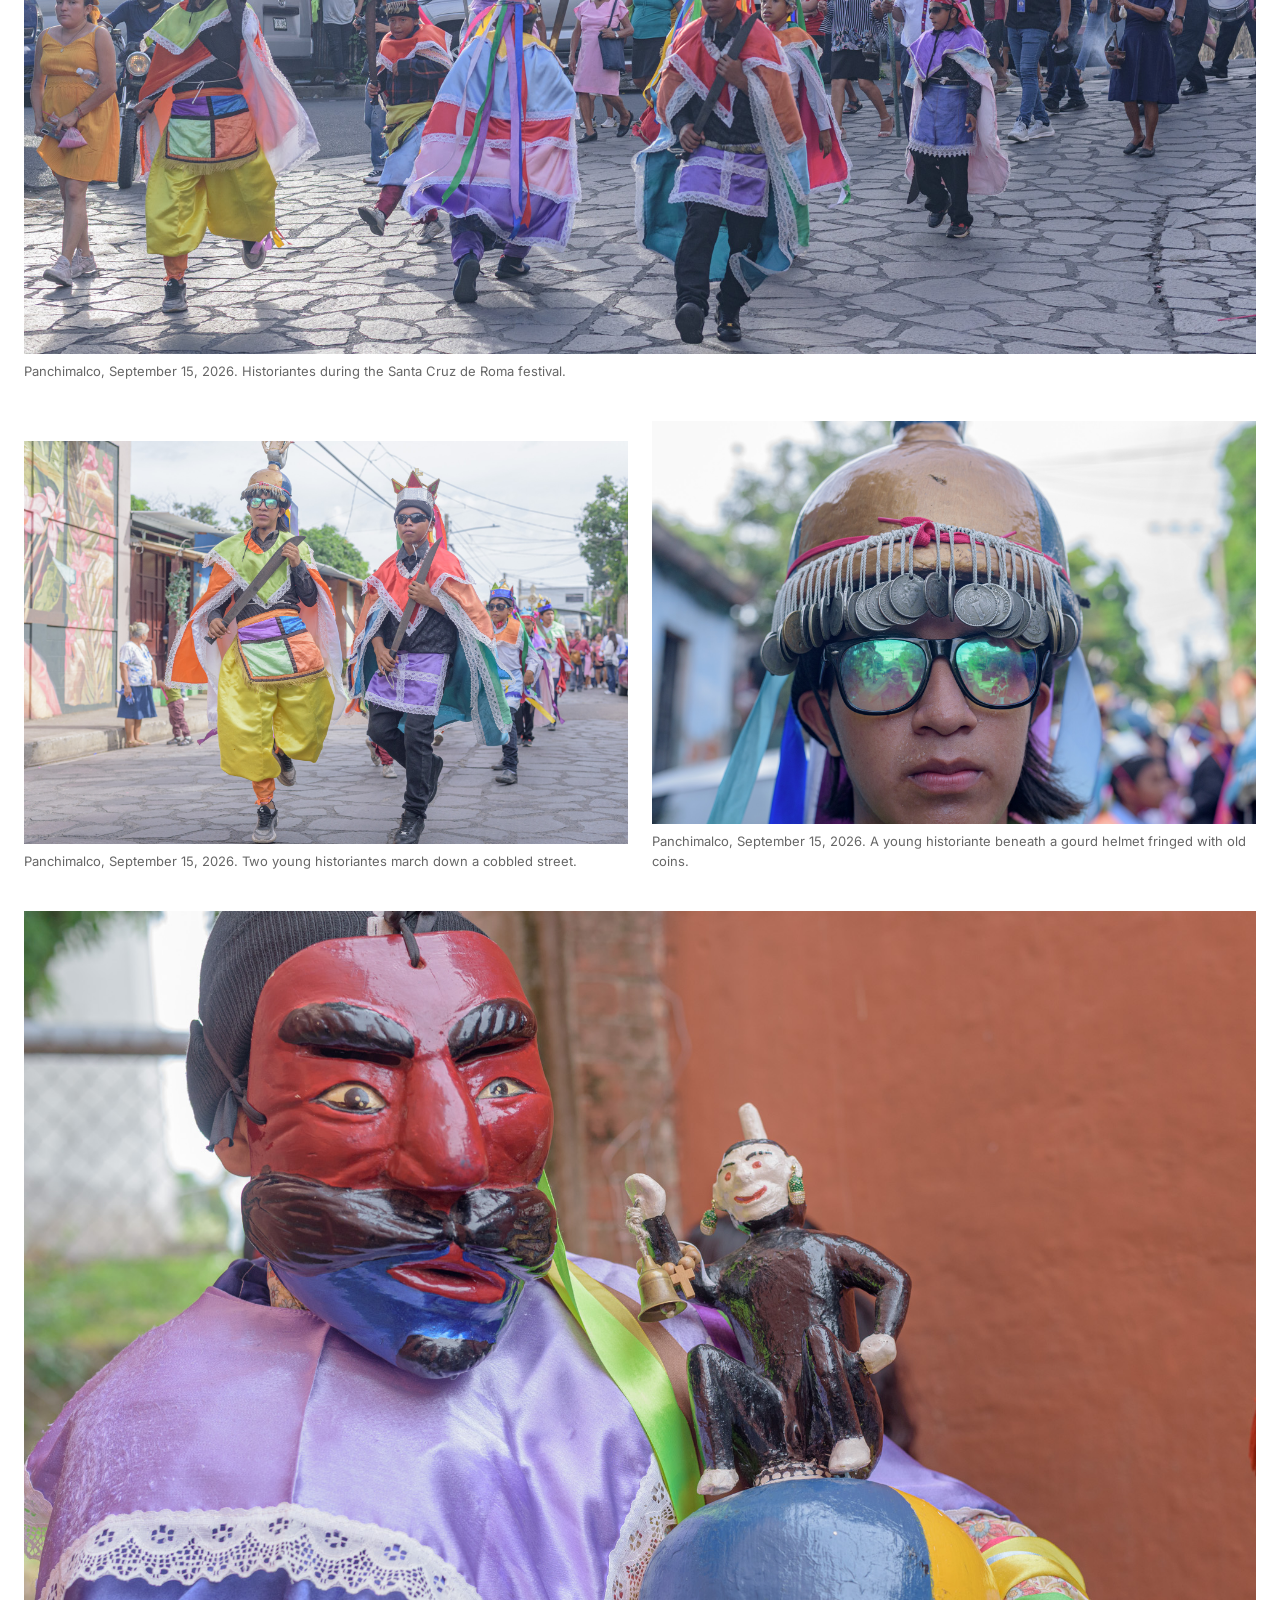
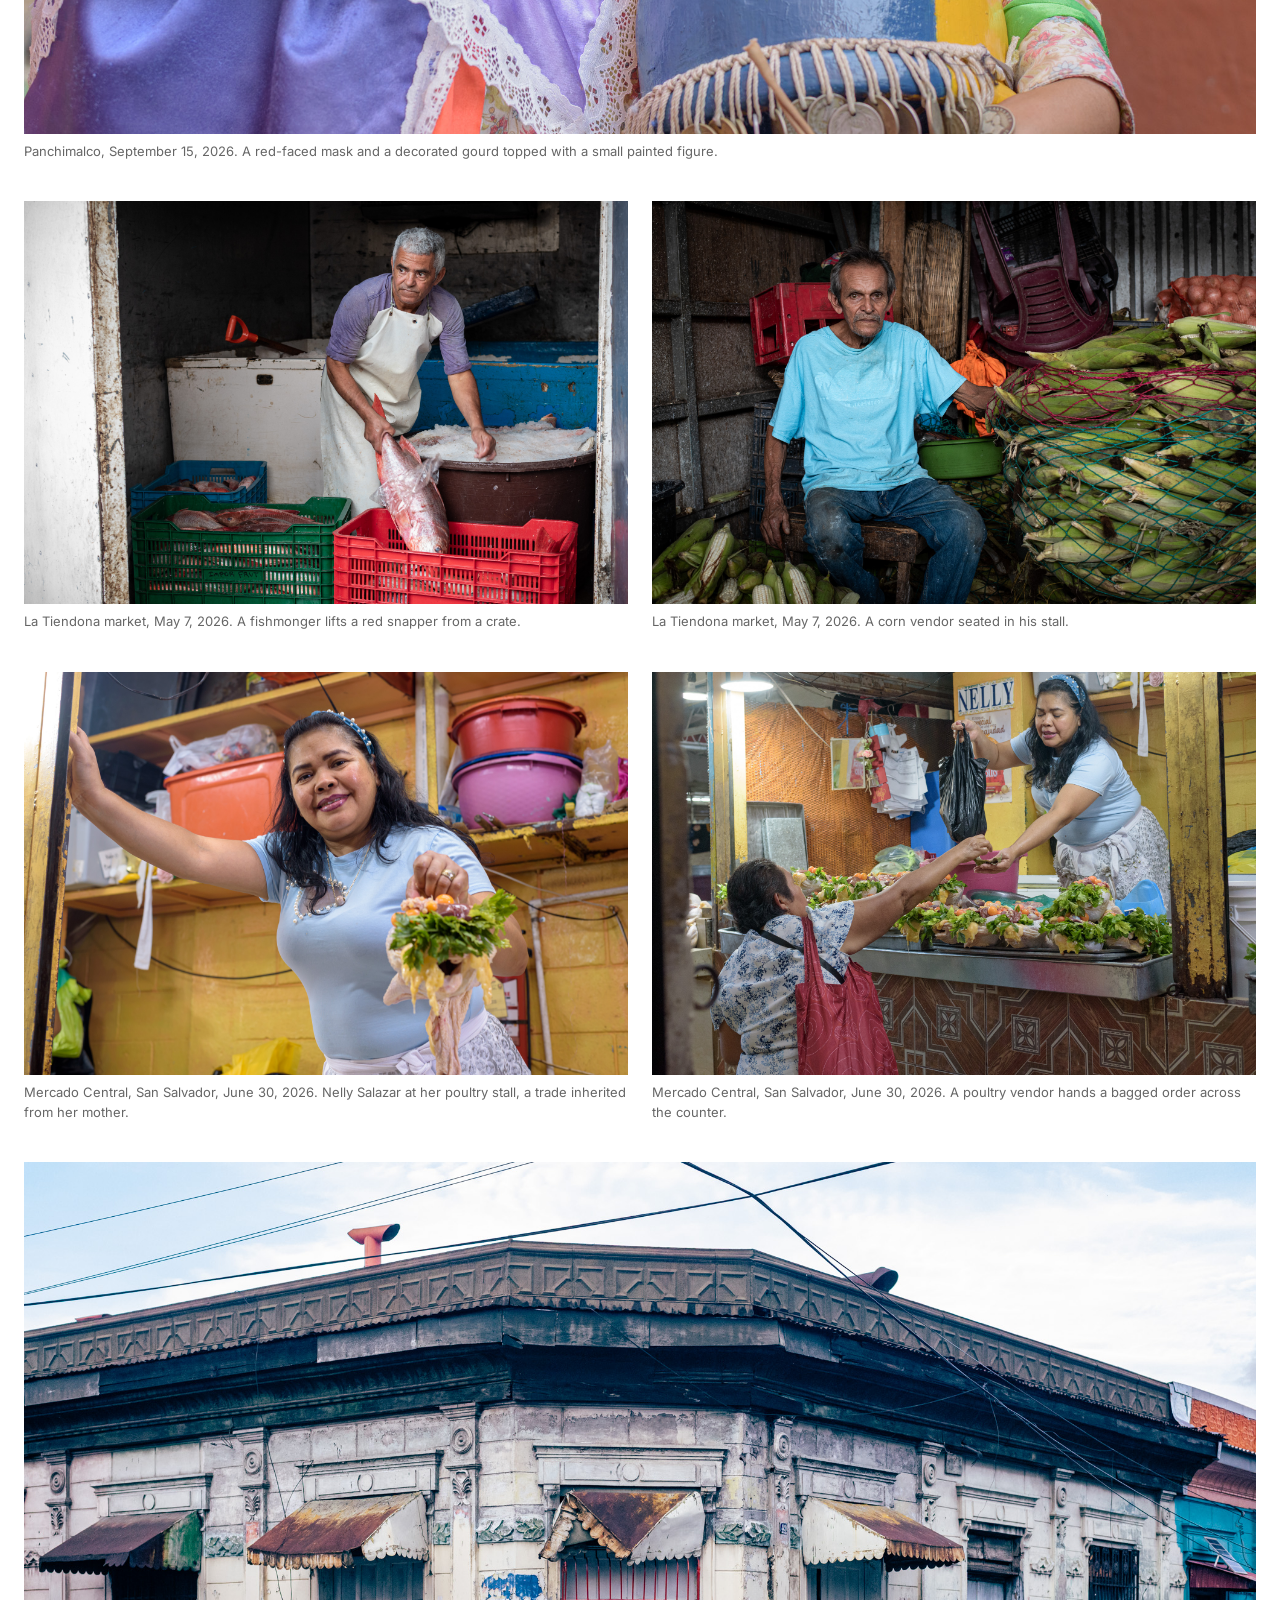
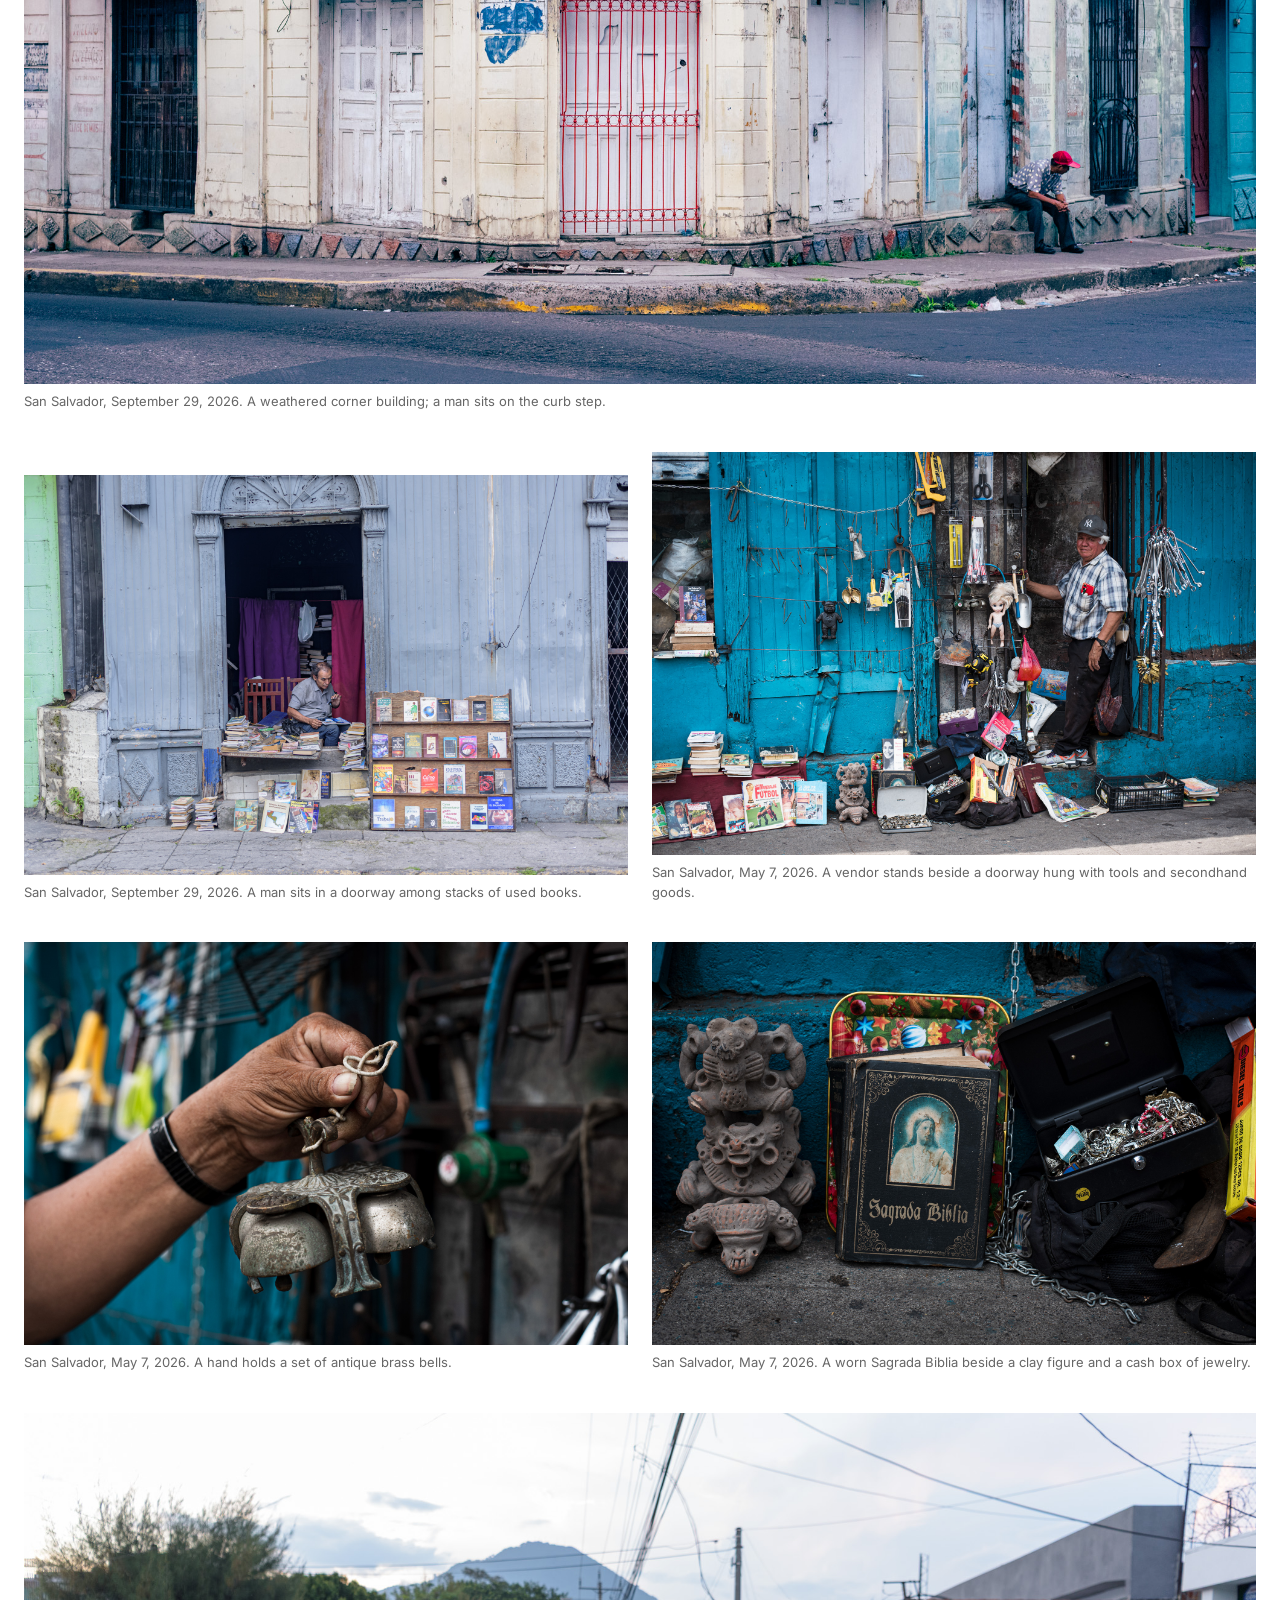
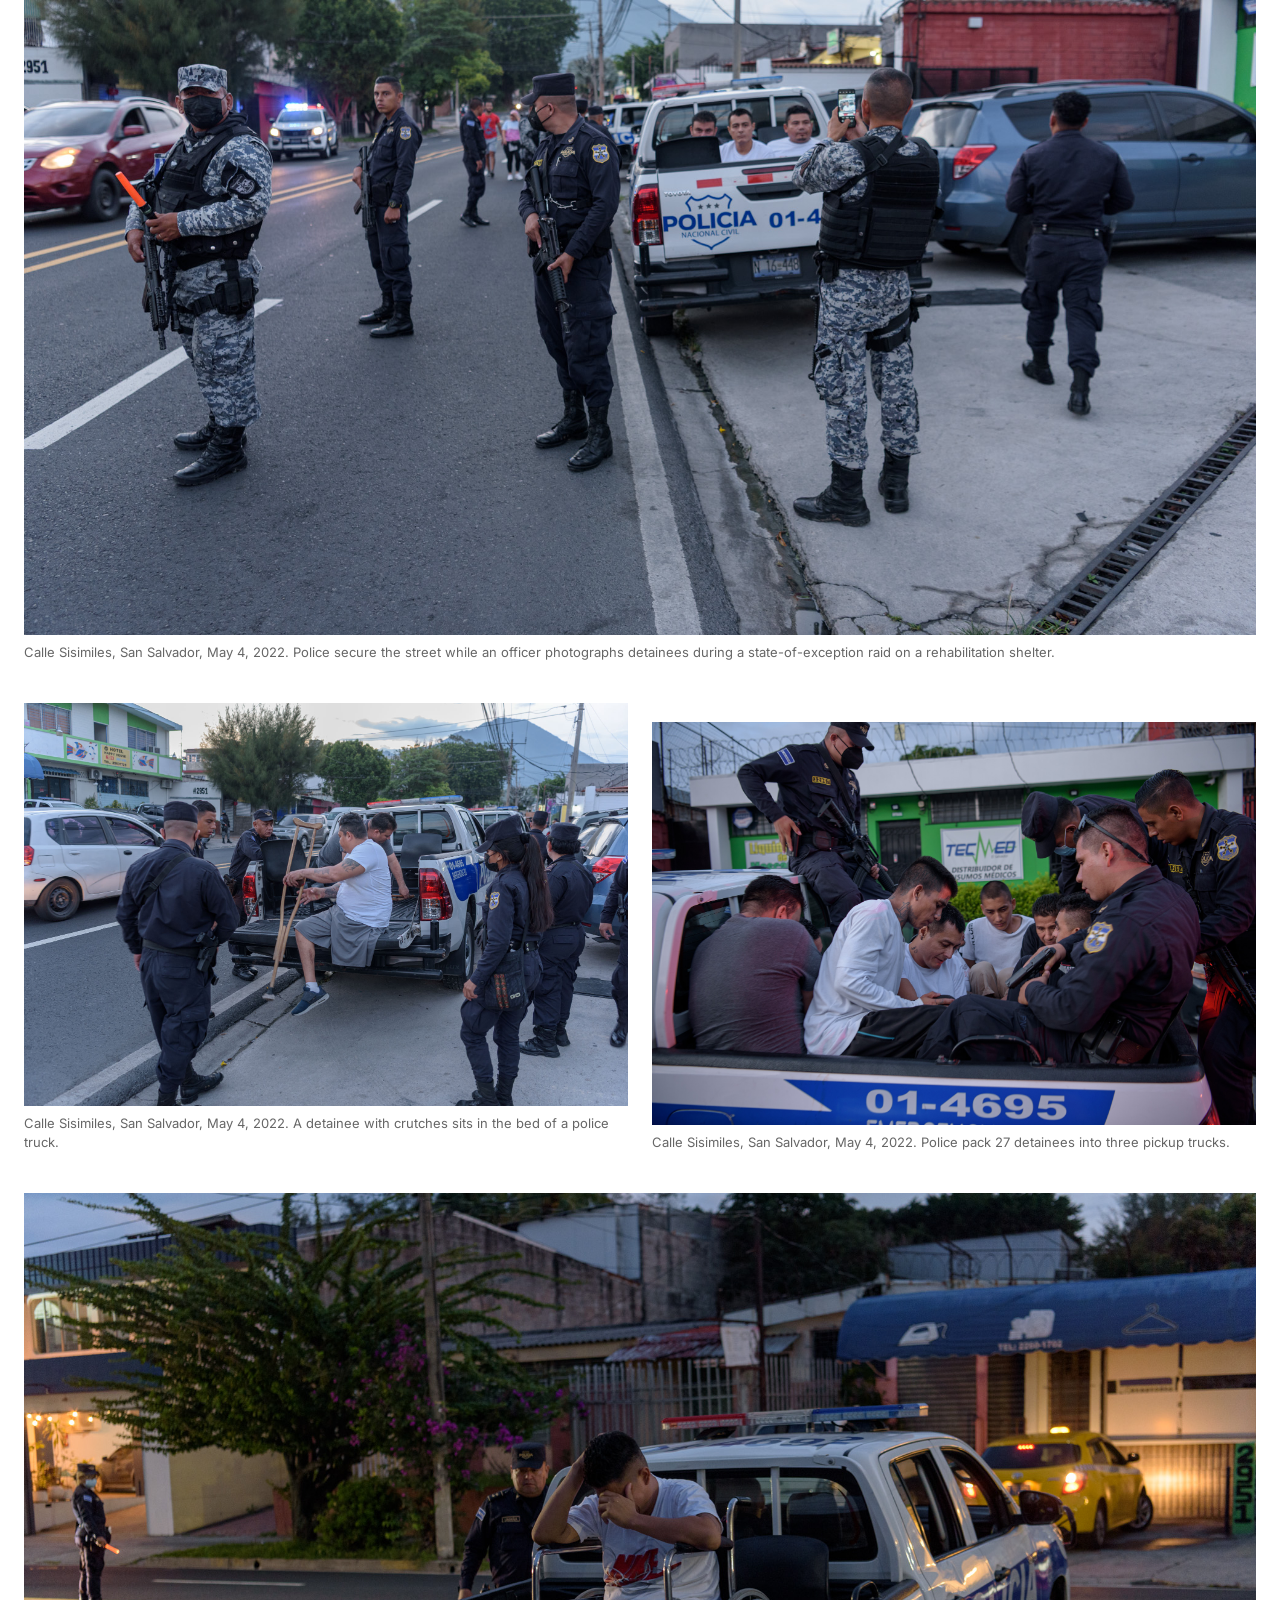
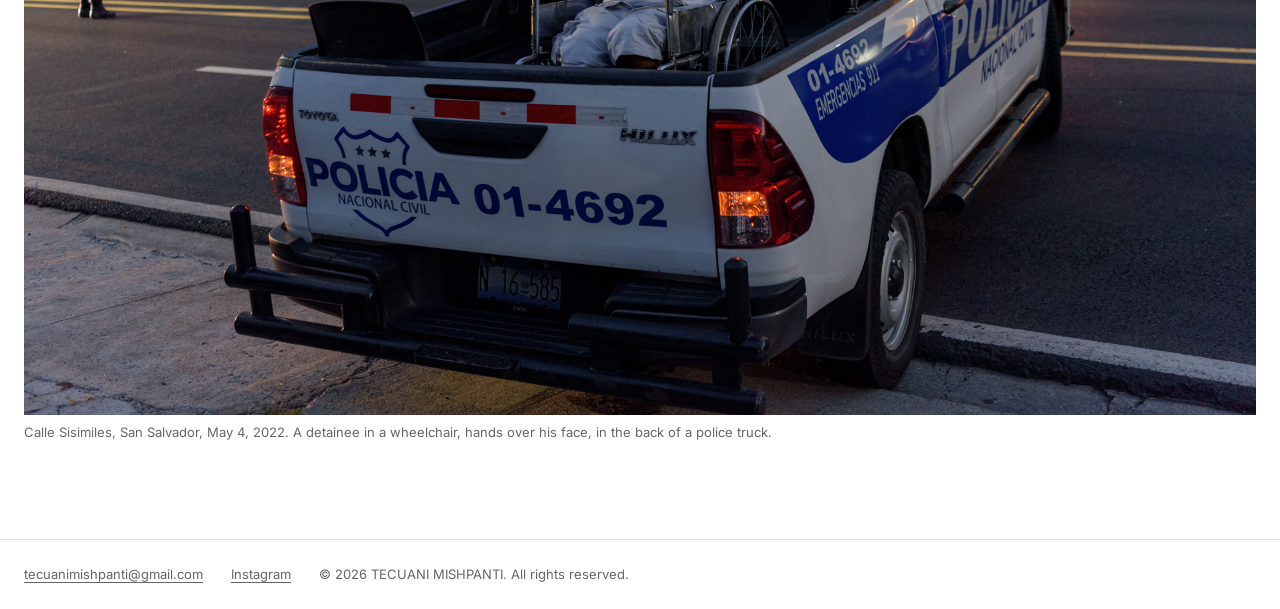
<file: work.html>
<!doctype html>
<html lang="en"><head><meta charset="utf-8"><meta name="viewport" content="width=device-width,initial-scale=1">
<title>Work — Tecuani Mishpanti</title><meta name="description" content="Documentary photographer and photojournalist based in El Salvador, working across Central America.">
<meta property="og:title" content="Work — Tecuani Mishpanti"><meta property="og:description" content="Documentary photographer and photojournalist based in El Salvador, working across Central America."><meta property="og:type" content="website">
<meta property="og:image" content="https://tecuanimishpanti.github.io/tecuaniphoto/images/home/hero-01.jpg">
<link rel="icon" href="favicon.svg" type="image/svg+xml">
<link rel="preconnect" href="https://fonts.googleapis.com"><link rel="preconnect" href="https://fonts.gstatic.com" crossorigin>
<!-- TIPOGRAFÍAS: para cambiarlas, edita esta línea y las variables --serif / --sans en css/style.css -->
<link rel="stylesheet" href="https://fonts.googleapis.com/css2?family=Instrument+Serif&family=Inter:wght@400;500&display=swap">
<link rel="stylesheet" href="style.css"></head>
<body data-page="work"><noscript>Please enable JavaScript. Contact: tecuanimishpanti@gmail.com</noscript>
<script src="config.js"></script><script src="main.js"></script></body></html>
</file>
<file: style.css>
/* COLORES: cambia aquí. --accent es el único color de acento (enlaces, página activa, foco). */
:root {
  --bg: #fff; --fg: #1a1a1a; --mute: #666; --line: #e3e3e3; --soft: #f1f1f1;
  --accent: #2f4f7f;
  /* TIPOGRAFÍAS: deben coincidir con la línea de Google Fonts en cada HTML */
  --serif: 'Instrument Serif', Georgia, serif;
  --sans: 'Inter', system-ui, sans-serif;
  --max: 1320px;
}
* { box-sizing: border-box; }
body { margin: 0; background: var(--bg); color: var(--fg); font: 16px/1.65 var(--sans); }
a { color: inherit; text-underline-offset: 3px; }
a:hover { color: var(--accent); }
:focus-visible { outline: 2px solid var(--accent); outline-offset: 3px; }
.skip { position: absolute; left: -999px; } .skip:focus { left: 8px; top: 8px; background: #fff; padding: 8px; z-index: 9; }

header { display: flex; justify-content: space-between; align-items: baseline; flex-wrap: wrap; gap: 8px 32px; max-width: var(--max); margin: auto; padding: 22px 24px; }
.brand { font: 26px var(--serif); letter-spacing: .05em; text-decoration: none; }
nav a { display: inline-block; margin-left: 24px; padding: 10px 0; font-size: 13px; letter-spacing: .08em; text-decoration: none; border-bottom: 1px solid transparent; }
nav a[aria-current] { color: var(--accent); border-color: var(--accent); }

main { max-width: var(--max); margin: auto; padding: 0 24px 96px; }
h1, h2, h3 { font-family: var(--serif); font-weight: 400; line-height: 1.1; margin: 0; }
h1 { font-size: clamp(34px, 6vw, 64px); margin: 32px 0 16px; letter-spacing: .02em; }
h2 { font-size: clamp(24px, 3.4vw, 36px); margin: 72px 0 12px; letter-spacing: .03em; }
h3 { font-size: 26px; margin-bottom: 6px; }
.meta, .loc, figcaption { color: var(--mute); font-size: 13px; line-height: 1.5; }
.lede { font: clamp(20px, 2.4vw, 26px)/1.45 var(--serif); max-width: 46em; margin: 24px 0 40px; }
.roles { font-size: 13px; letter-spacing: .12em; margin: 0 0 6px; }
.intro { padding: 24px 0 28px; } .intro h1 { margin-top: 0; }

.gal { display: grid; grid-template-columns: repeat(12, 1fr); gap: 40px 24px; align-items: end; margin-top: 28px; }
figure { margin: 0; grid-column: span 12; }
figure.wide { grid-column: span 8; } figure.tall { grid-column: span 4; } figure.half { grid-column: span 6; }
main > figure { margin-bottom: 8px; }
.open { display: block; width: 100%; padding: 0; border: 0; background: var(--soft); cursor: zoom-in; }
figure img { display: block; width: 100%; height: auto; }
main > figure img { max-height: 82vh; object-fit: cover; }
.missing { display: flex; align-items: center; justify-content: center; width: 100%; background: var(--soft); color: var(--mute); font-size: 12px; padding: 12px; text-align: center; }
figcaption { margin-top: 8px; }

.toc a { margin-right: 20px; font-size: 13px; letter-spacing: .06em; }
.story h2 { margin-top: 88px; }
.ctx, .text { max-width: 40em; } .text h2 { margin-top: 56px; font-size: 26px; }
.piece { margin-top: 56px; padding-top: 24px; border-top: 1px solid var(--line); } .piece h3 a { text-decoration: none; }
.more a { margin-right: 20px; }
.mail { font: clamp(26px, 4vw, 40px) var(--serif); margin: 8px 0; }
dt { font-weight: 500; margin-top: 12px; } dd { margin: 0; color: var(--mute); }
footer { display: flex; flex-wrap: wrap; gap: 8px 28px; max-width: var(--max); margin: auto; padding: 24px; border-top: 1px solid var(--line); font-size: 13px; color: var(--mute); }

dialog { width: 100vw; max-width: 100vw; height: 100vh; max-height: 100vh; margin: 0; padding: 48px 56px 16px; border: 0; background: #000; color: #ddd; text-align: center; }
dialog[open] { display: flex; flex-direction: column; align-items: center; justify-content: center; }
dialog img { max-width: 100%; max-height: calc(100vh - 120px); object-fit: contain; }
dialog p { font-size: 13px; margin: 12px 0 0; }
dialog button { position: absolute; background: none; border: 0; color: #fff; font-size: 40px; width: 52px; height: 64px; cursor: pointer; }
.x { top: 4px; right: 4px; } .pv { left: 0; top: 50%; } .nx { right: 0; top: 50%; }

@media (max-width: 760px) {
  header, main, footer { padding-left: 16px; padding-right: 16px; }
  nav a { margin: 0 18px 0 0; }
  .gal { gap: 28px 12px; }
  figure.wide, figure.tall { grid-column: span 12; } figure.half { grid-column: span 6; }
  dialog { padding: 48px 8px 8px; } .pv, .nx { top: auto; bottom: 8px; }
}
@media (prefers-reduced-motion: no-preference) { main > figure img { animation: in .6s ease-out; } @keyframes in { from { opacity: 0; } } }
.intro + figure img { object-position: center 20%; }
</file>
